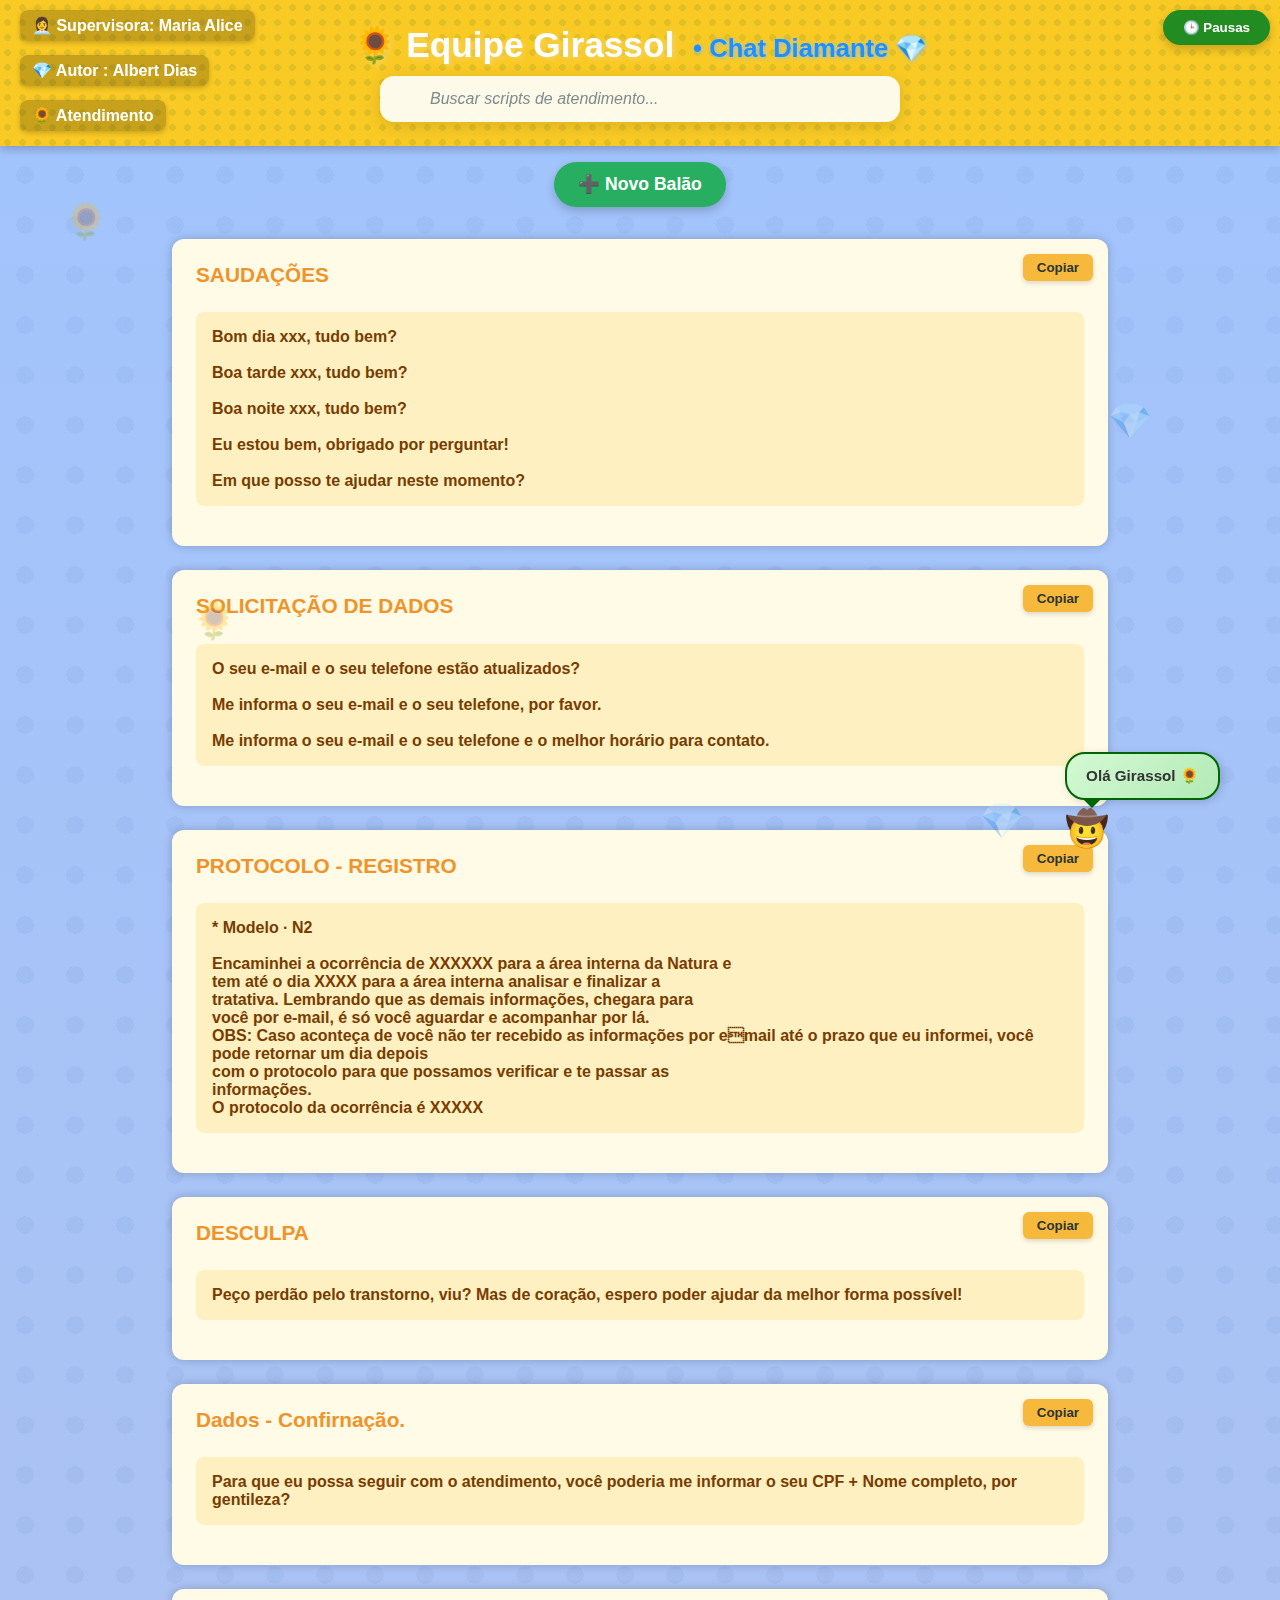
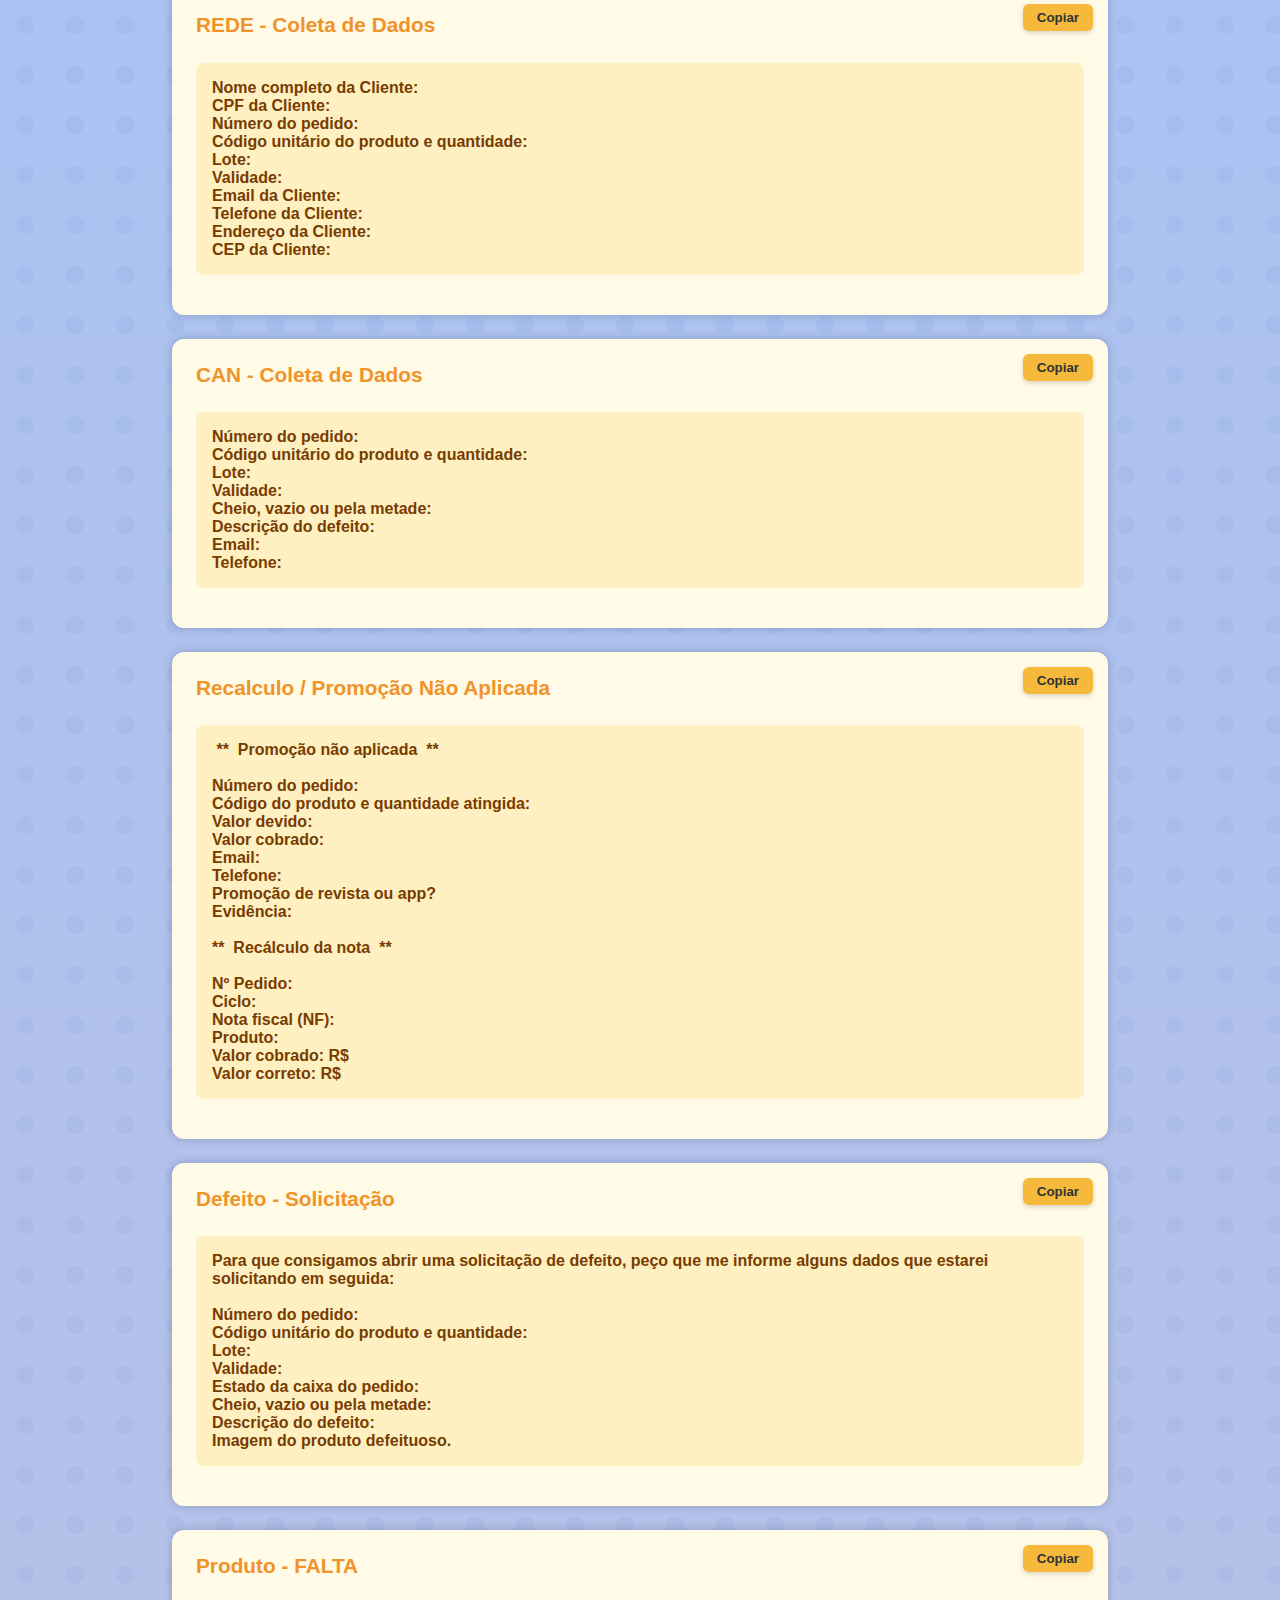
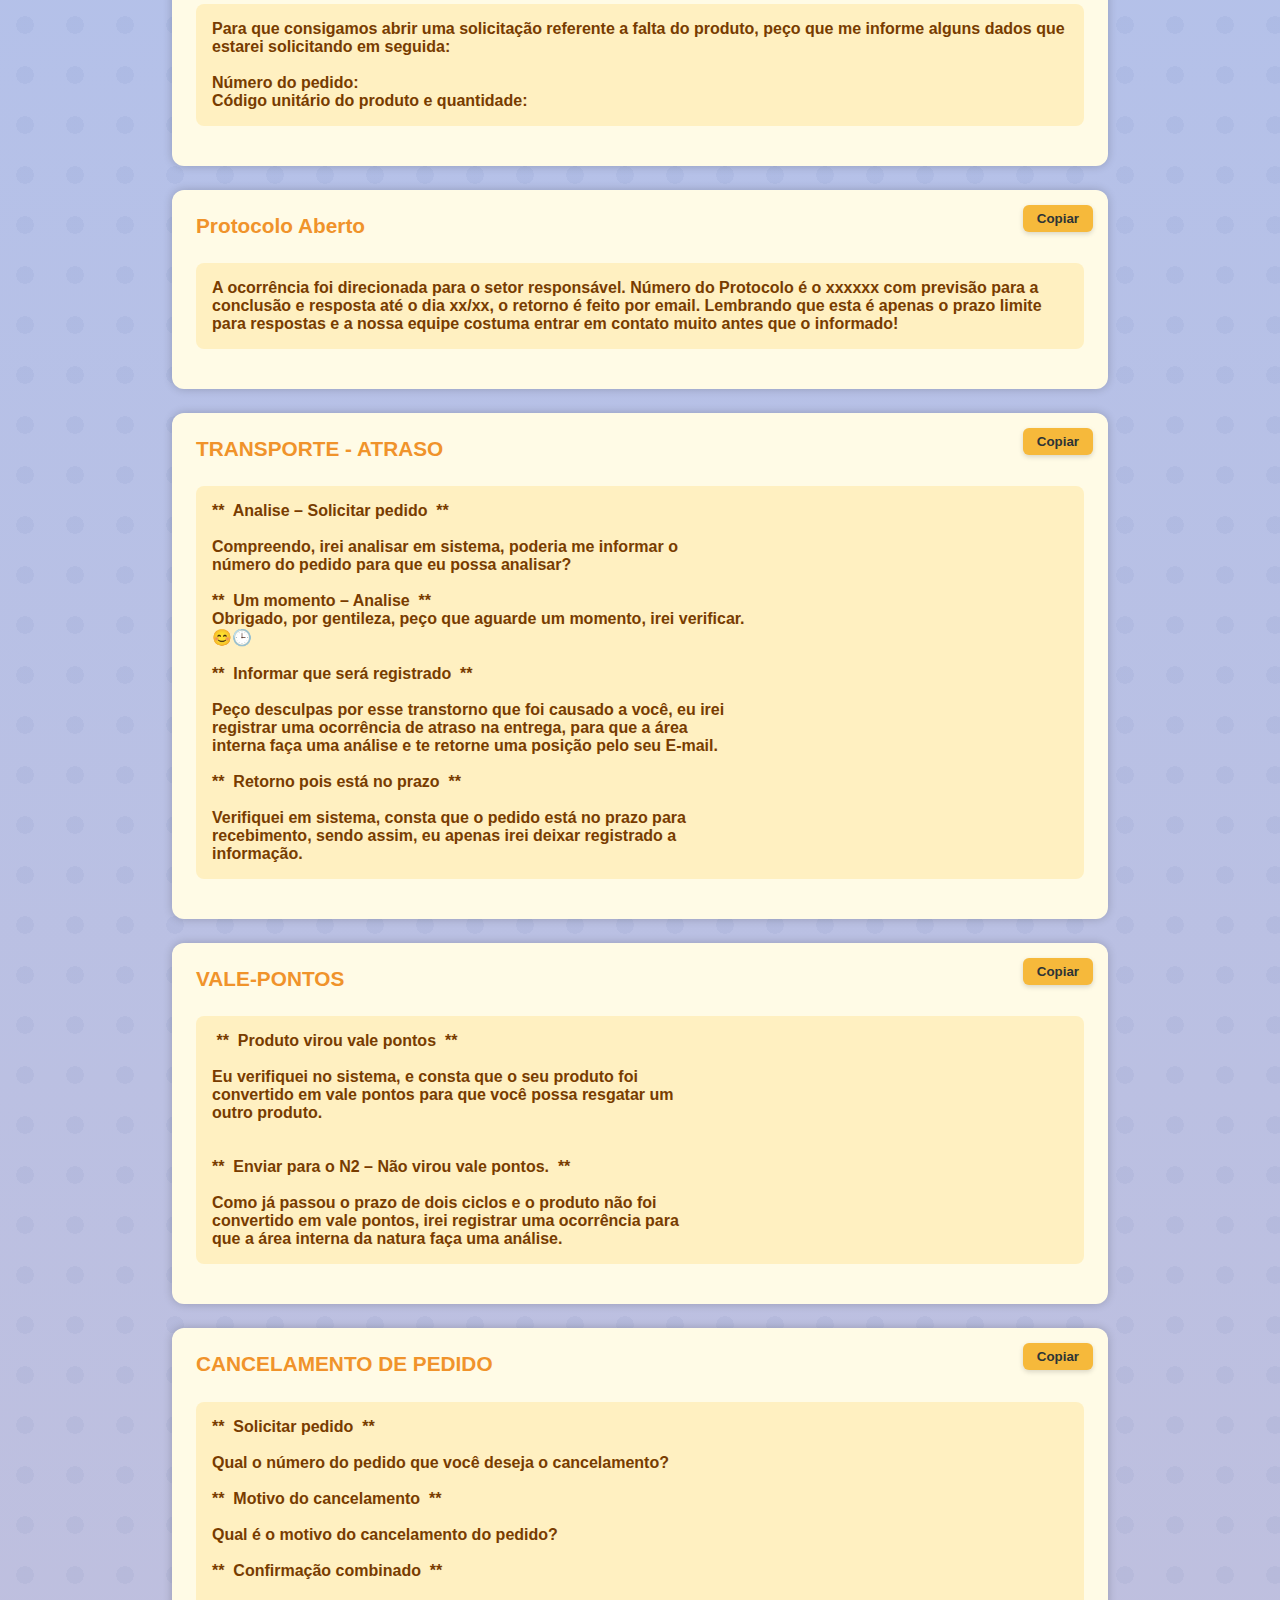
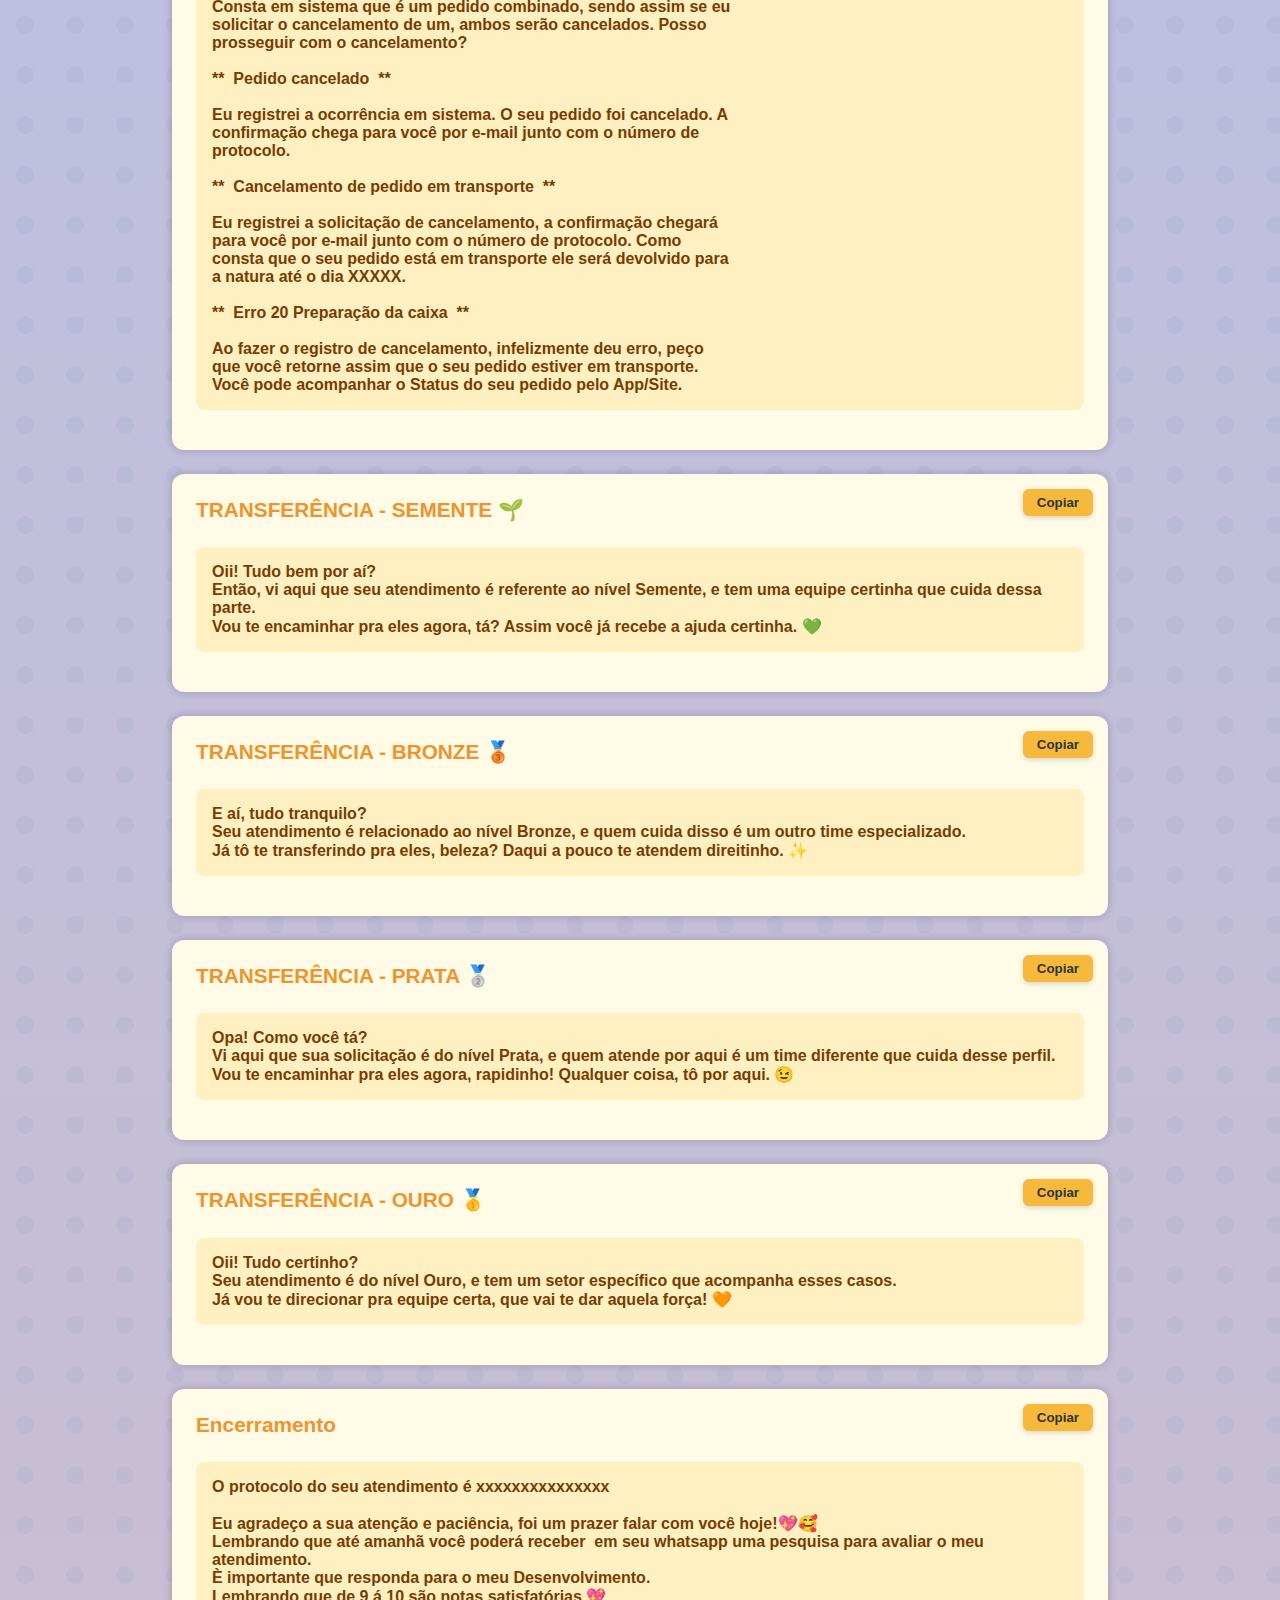
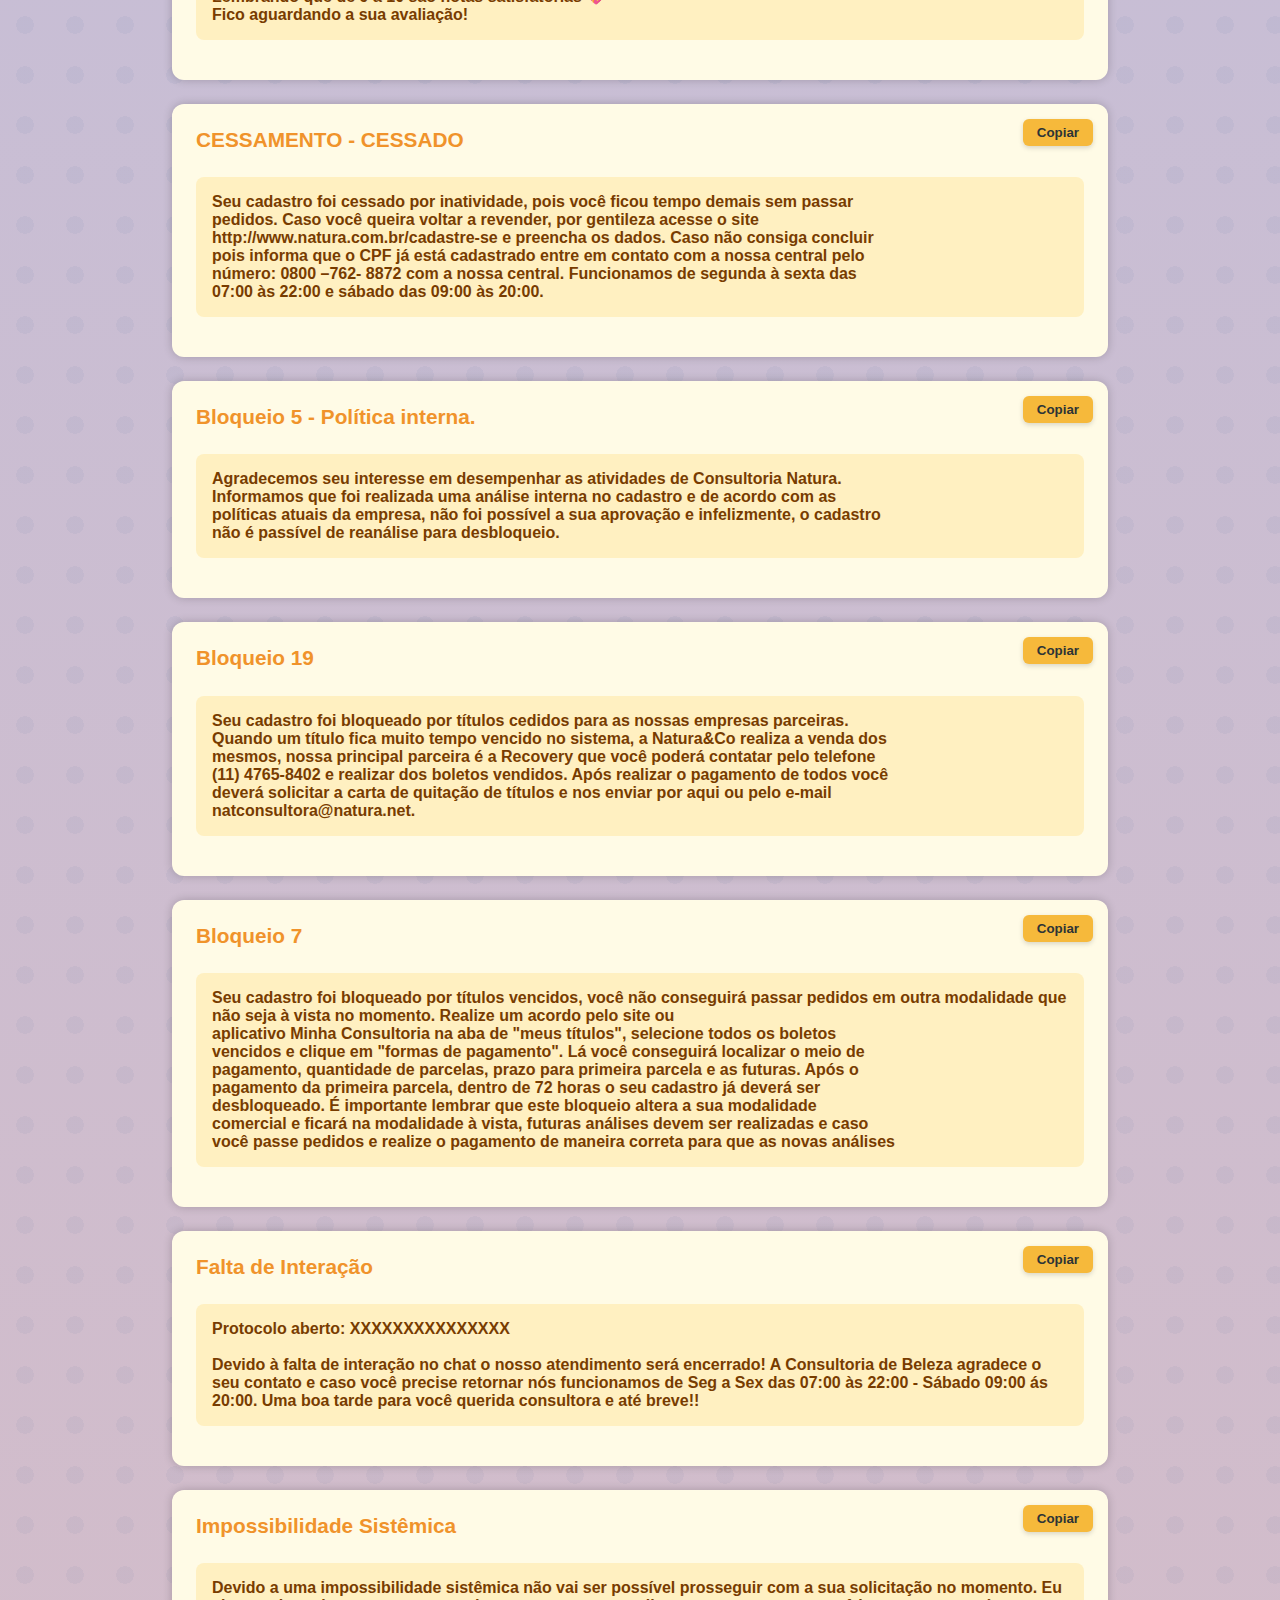
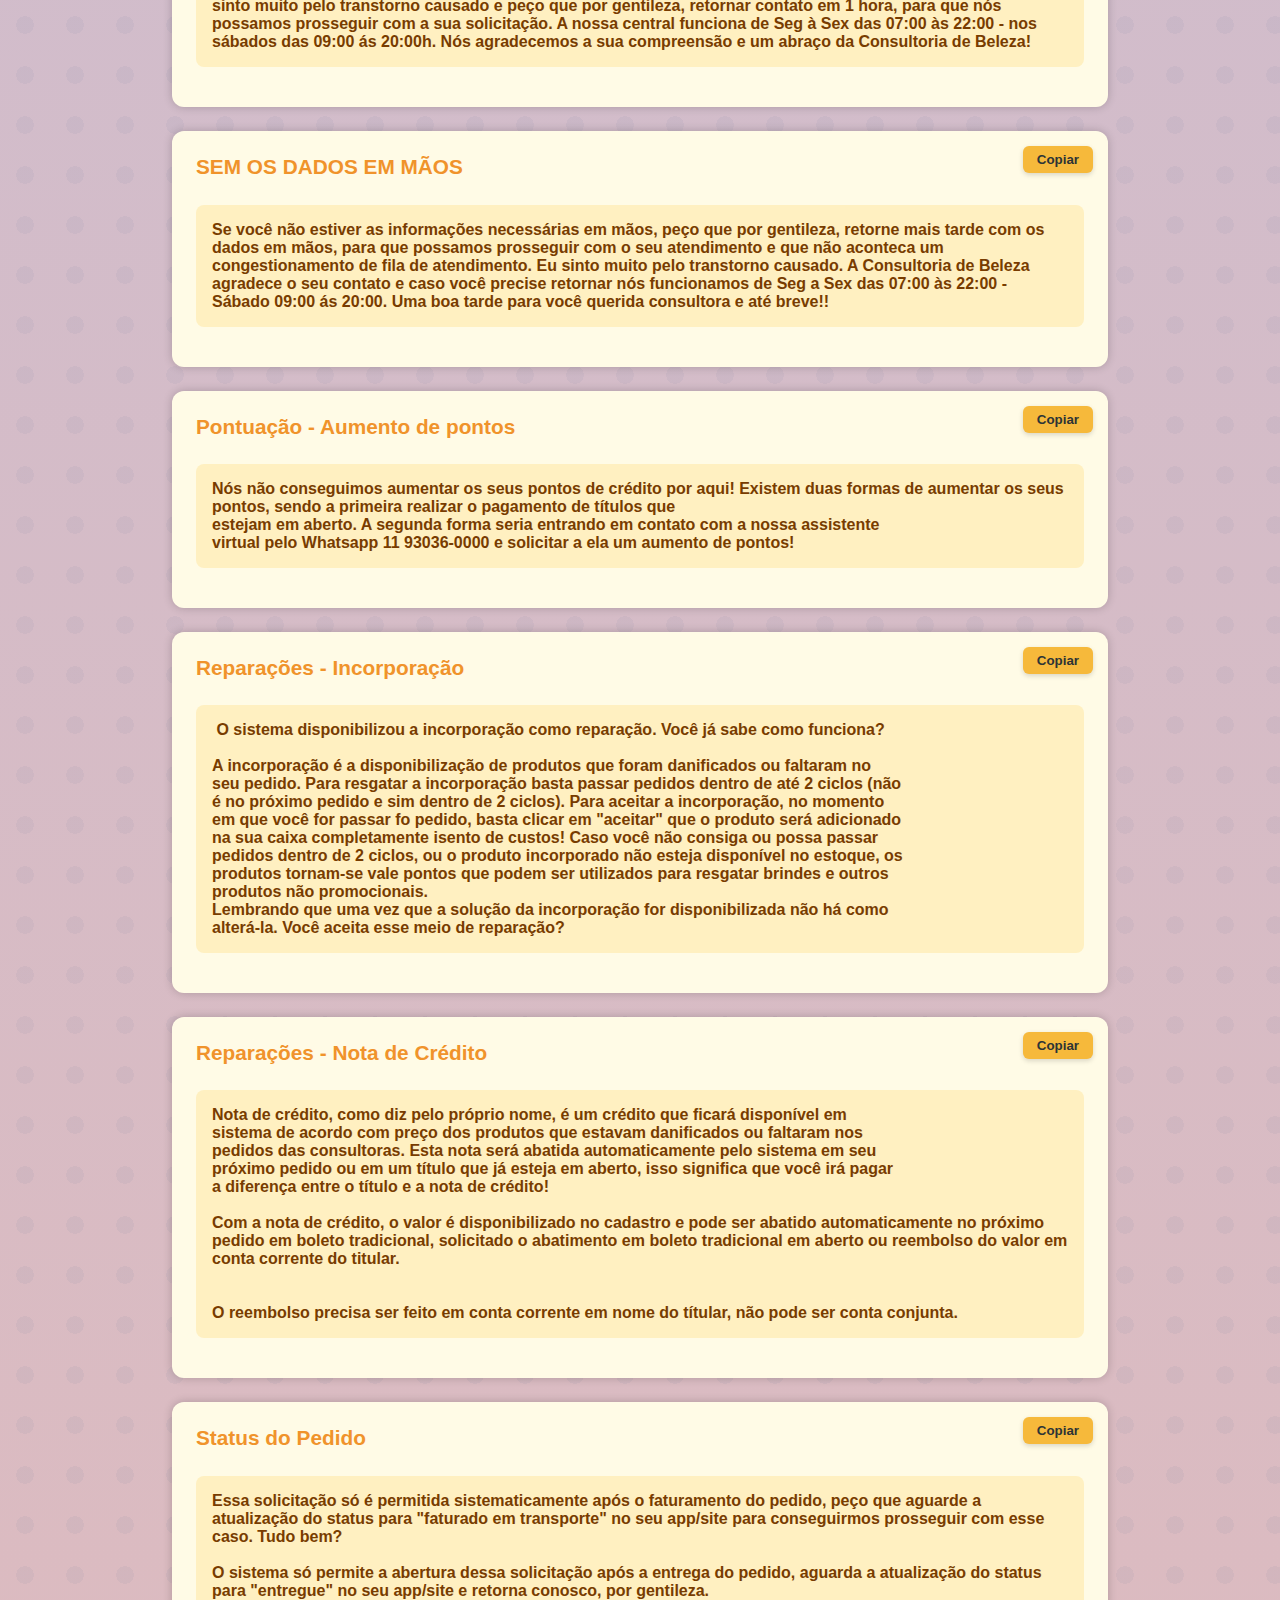
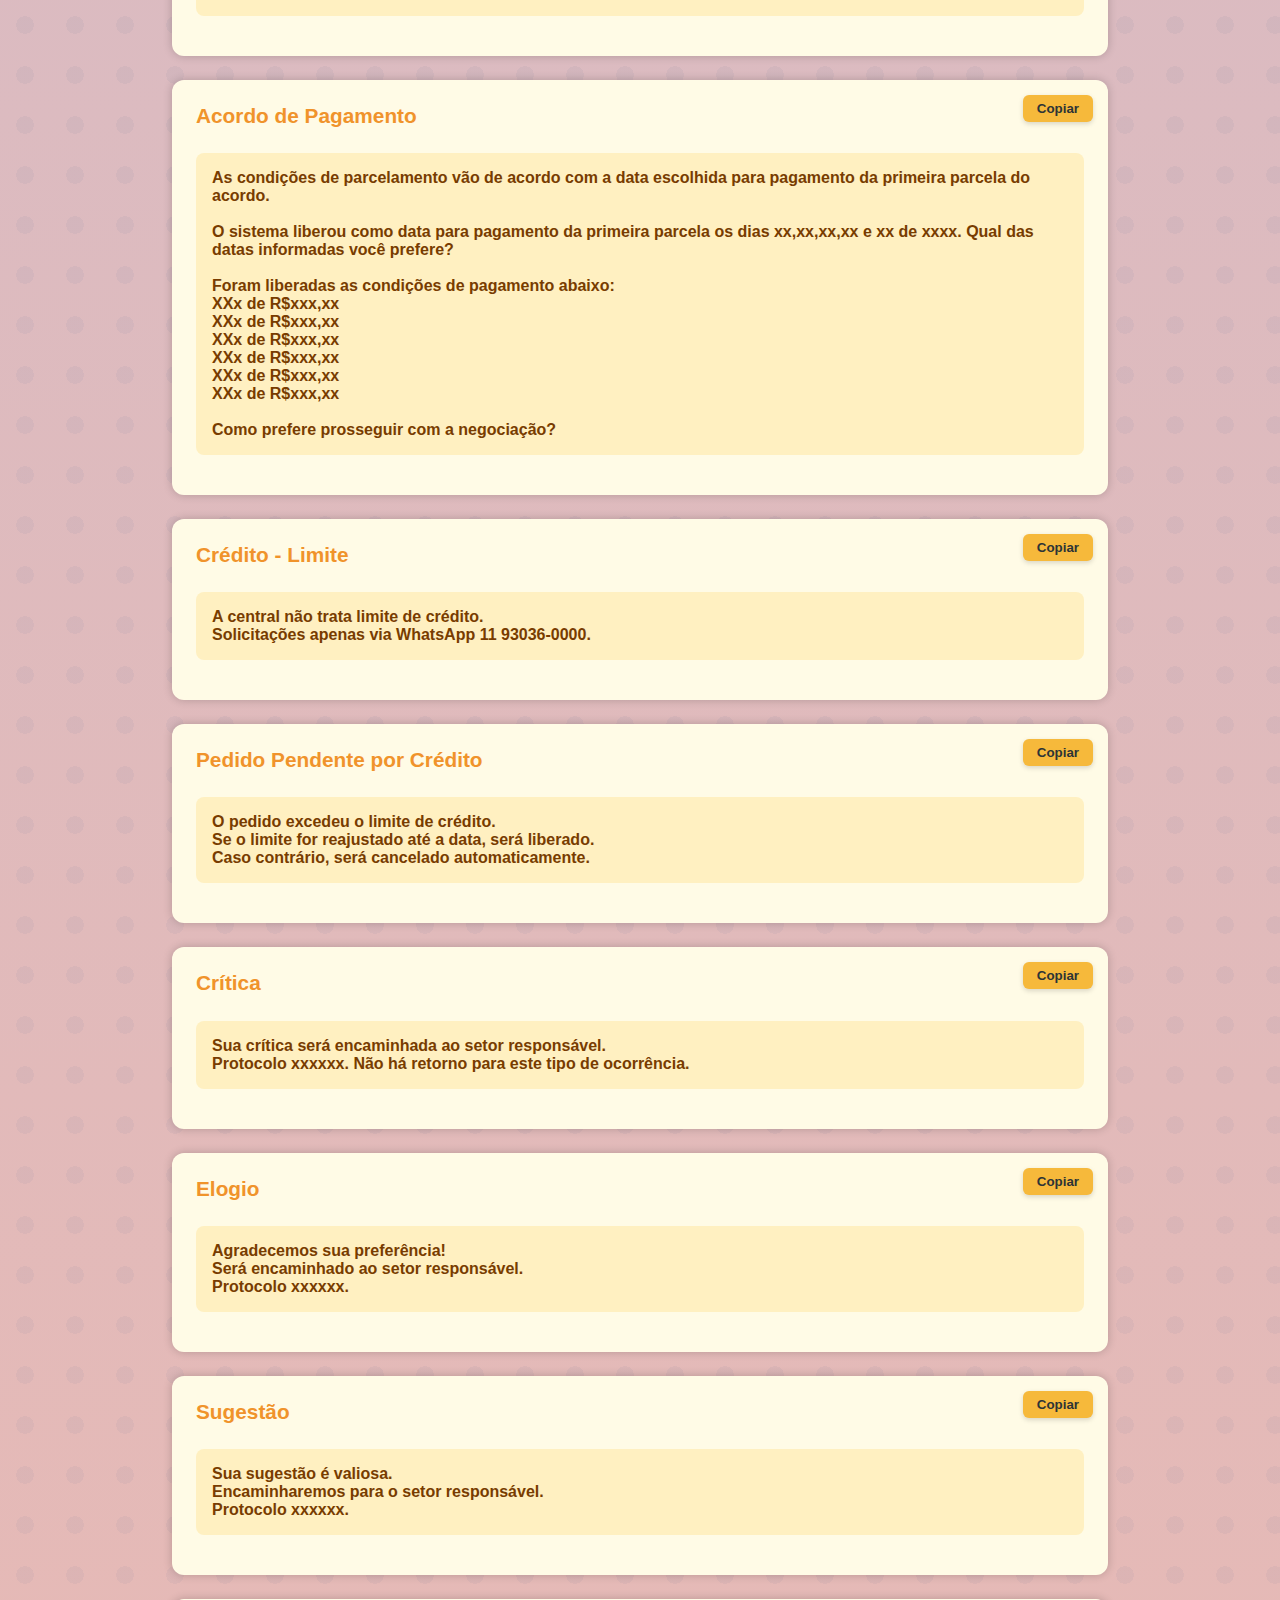
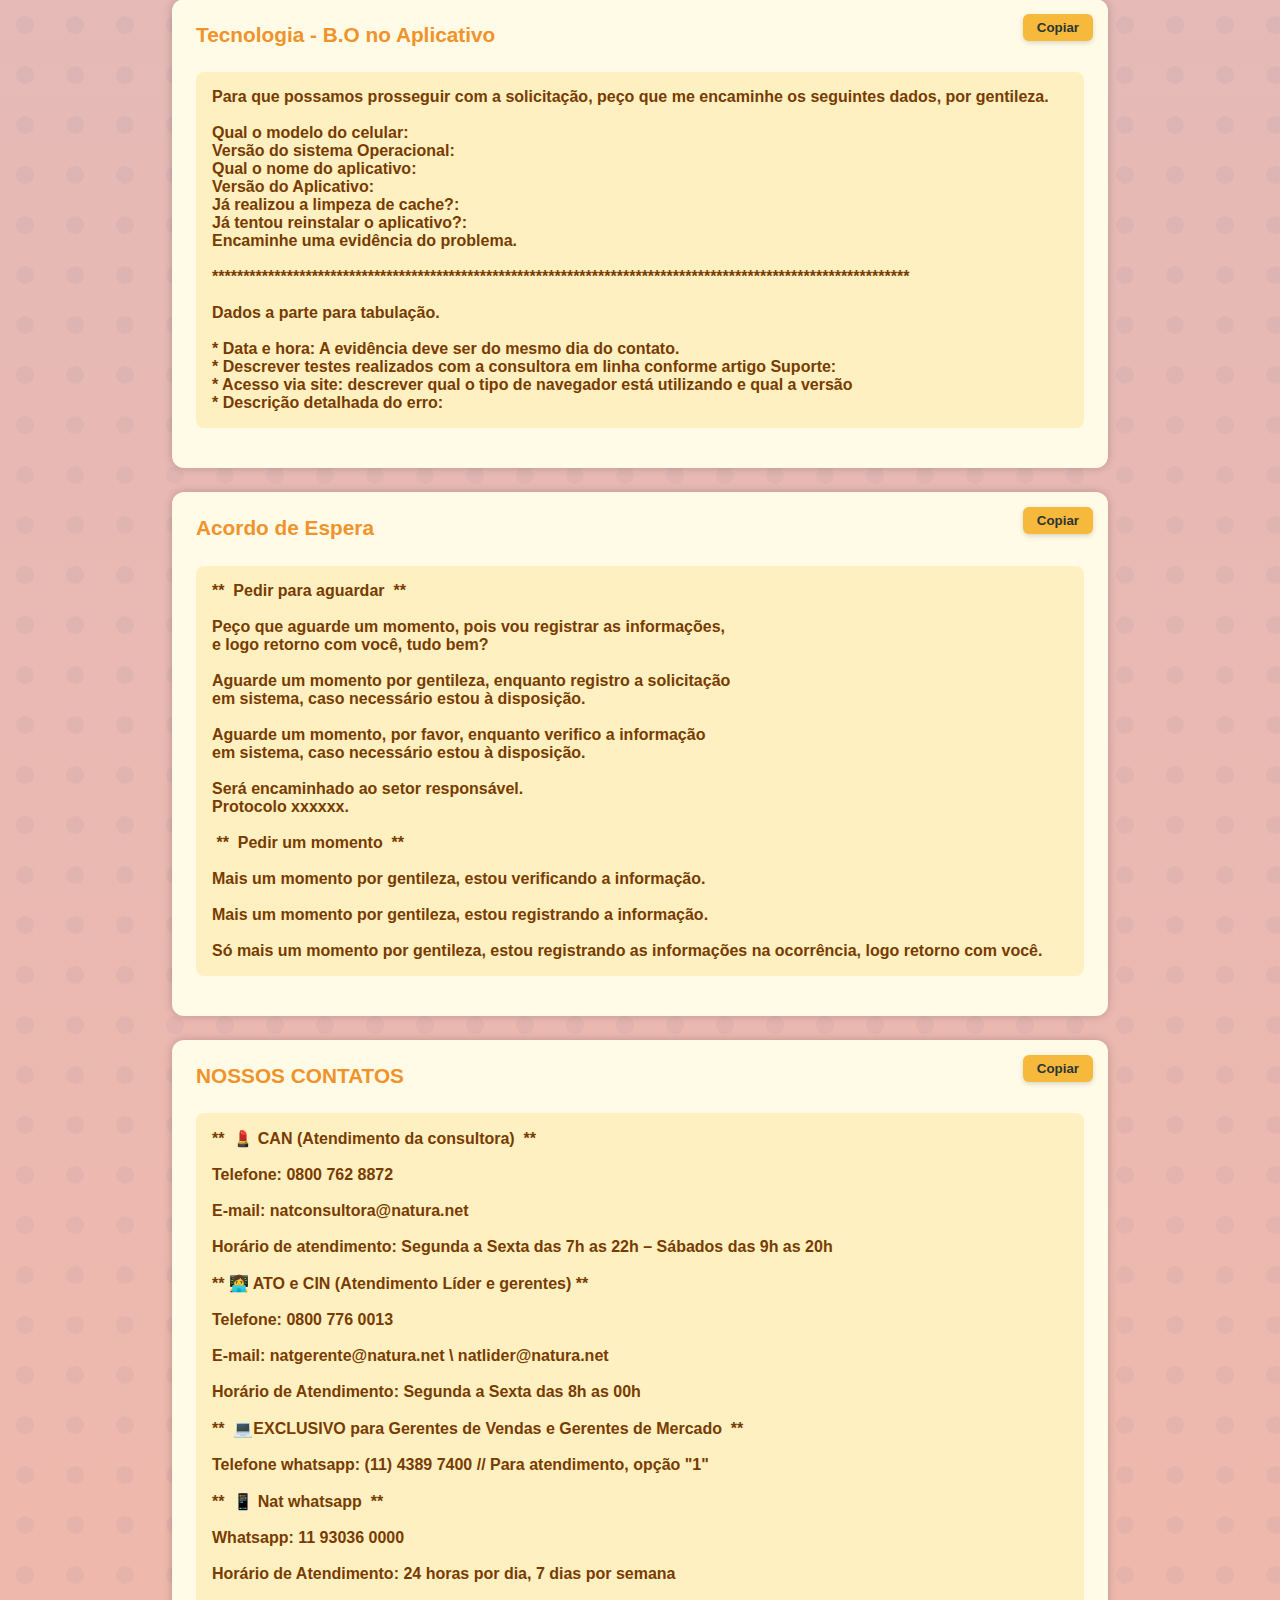
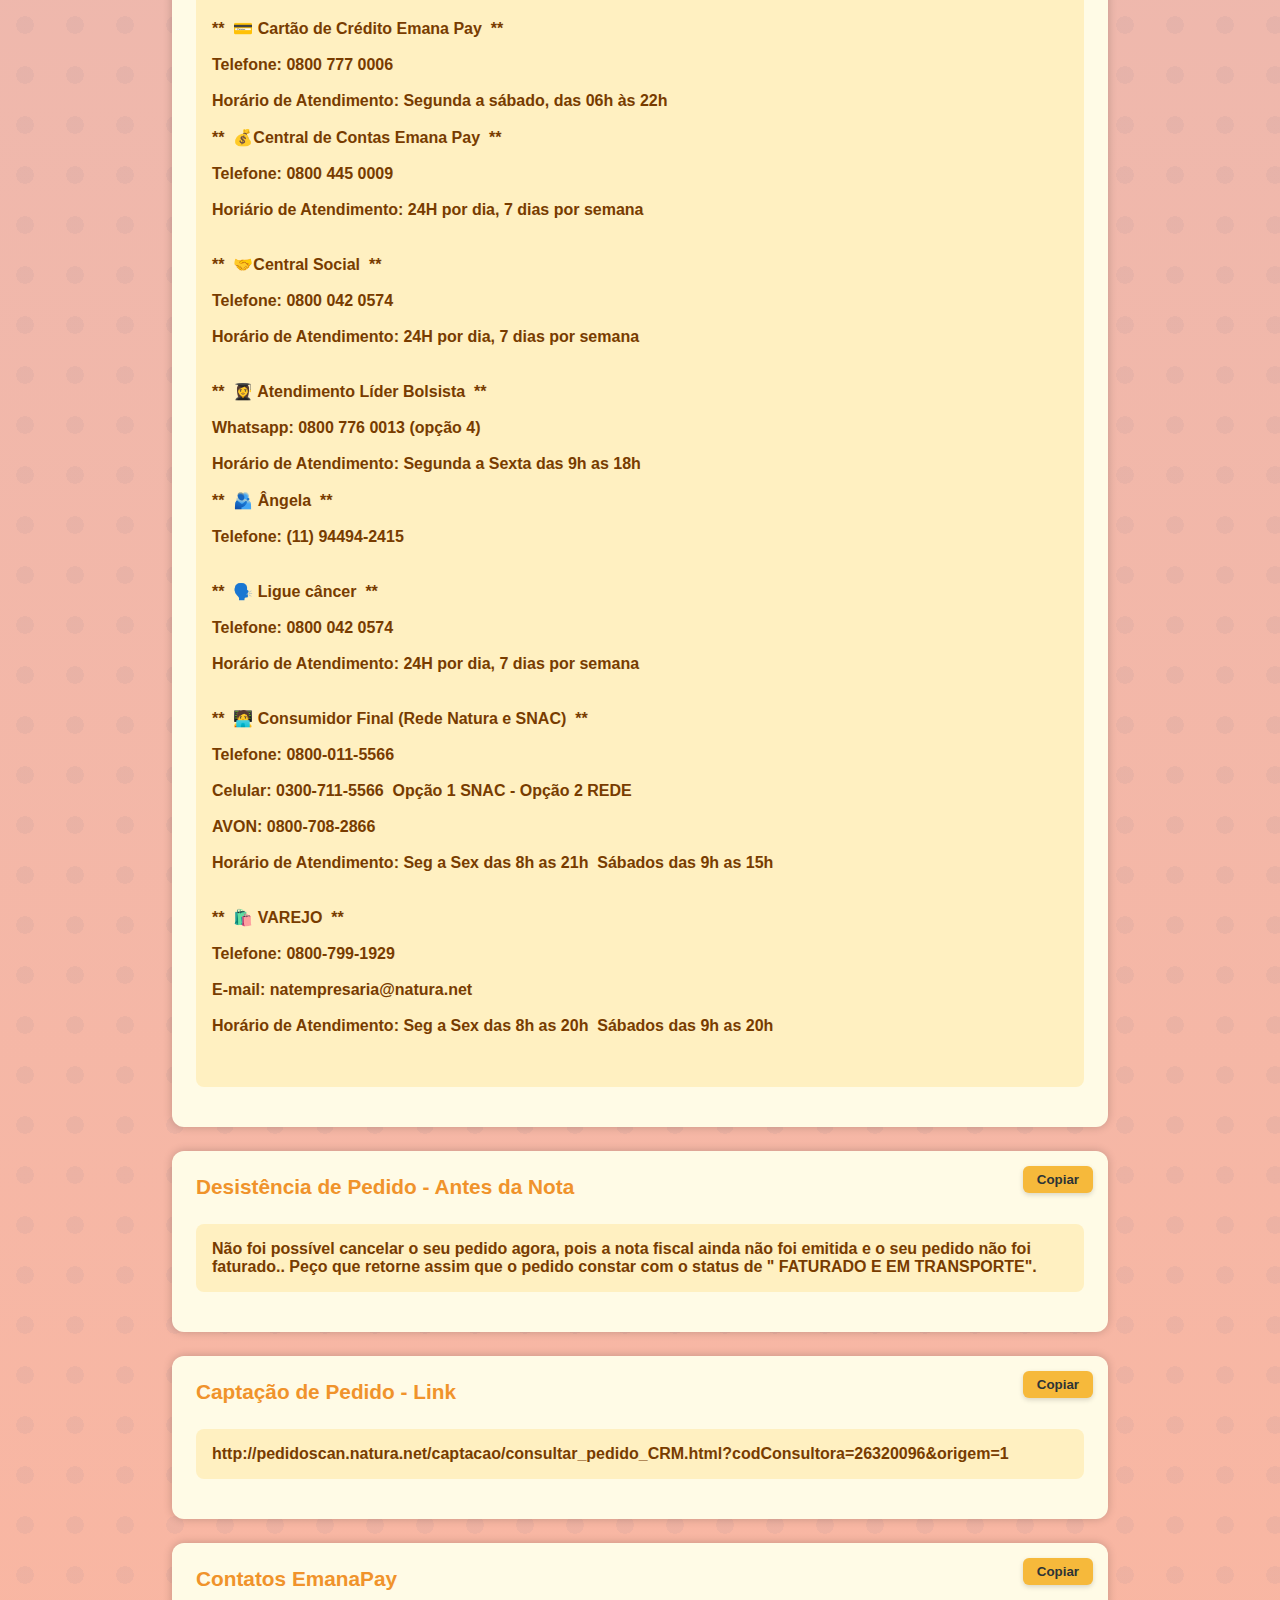
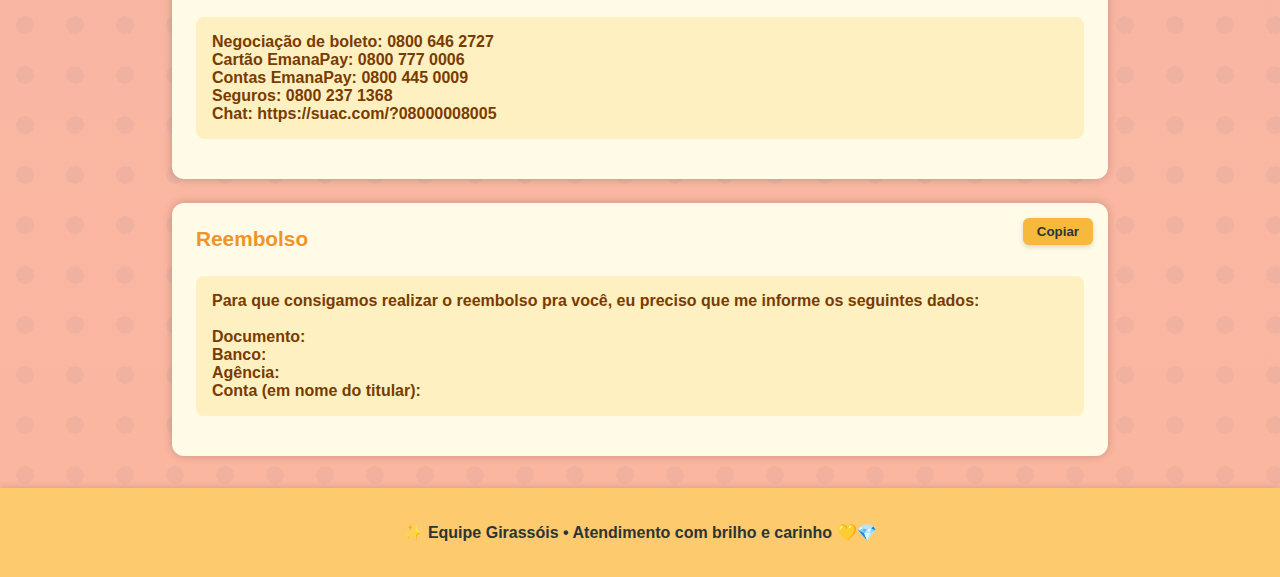
<file: Chat Diamante.html>
<!DOCTYPE html>
<html lang="pt-BR">
<head>
  <meta charset="UTF-8" />
  <meta name="viewport" content="width=device-width, initial-scale=1.0"/>
  <title>Equipe Girassol 🌻 | Atendimento Diamante 💎</title>
  <link rel="icon" href="https://emojiapi.dev/api/v1/1f33b.svg" type="image/svg+xml" />

<style>

body {
  margin: 0;
  font-family: 'Segoe UI', sans-serif;
  background-image:
    radial-gradient(rgba(0, 50, 120, 0.04) 25%, transparent 25%),
    linear-gradient(to bottom, #a1c4fd, #fcb69f);
  background-size: 50px 50px, 100% 100%;
  background-repeat: repeat, no-repeat;
  color: #333;
}

header {
  background: #f9ca24;
  background-image: radial-gradient(rgba(20, 90, 50, 0.10) 30%, transparent 30%);
  background-size: 15px 15px;
  background-repeat: repeat;
  padding: 1.5rem 1rem;
  text-align: center;
  box-shadow: 0 4px 8px rgba(0,0,0,0.2);
  position: sticky;
  top: 0;
  z-index: 999;
  color: #2d3436;
}

header h1 {
  margin: 0 0 10px;
  font-size: 2rem;
  font-weight: bold;
  color: #2d3436;
}

.search-wrapper {
  position: relative;
  width: 90%;
  max-width: 520px;
  margin: 0 auto;
}

.search-wrapper {
  position: relative;
  width: 90%;
  max-width: 520px;
  margin: 0 auto;
}

#searchInput {
  width: 100%;
  padding: 14px 22px 14px 50px;
  font-size: 1rem;
  font-weight: 500;
  border: none;
  border-radius: 14px;
  background: rgba(255, 255, 255, 0.9);
  color: #2d3436;
  outline: none;
  box-shadow: 0 4px 16px rgba(0, 0, 0, 0.12);
  transition: all 0.3s ease;
  backdrop-filter: blur(6px);
}

#searchInput::placeholder {
  color: #7f8c8d;
  font-style: italic;
}

.search-icon {
  position: absolute;
  top: 50%;
  left: 16px;
  width: 20px;
  height: 20px;
  background-image: url('https://cdn-icons-png.flaticon.com/512/622/622669.png');
  background-size: contain;
  background-repeat: no-repeat;
  transform: translateY(-50%);
  opacity: 1;
  transition: all 0.4s ease;
  pointer-events: none;
}

.search-wrapper.focused .search-icon {
  transform: translateY(-50%) scale(1.2);
  opacity: 0.6;
}



main {
  padding: 2rem;
  display: grid;
  gap: 1.5rem;
  max-width: 1000px;
  margin: auto;
}

section {
  background: #fffbe6;
  color: #2d3436;
  padding: 1.5rem;
  border-radius: 12px;
  box-shadow: 0 0 10px rgba(0,0,0,0.2);
  position: relative;
  display: flex;
  flex-direction: column;
  justify-content: space-between;
  height: flex;
  overflow: hidden;
}

section h2 {
  margin-top: 0;
  font-size: 1.3rem;
  color: #f0932b;
  font-weight: bold;
}

section pre {
  flex: 1;
  overflow-y: auto;
  white-space: pre-wrap;
  word-break: break-word;
  margin-top: 0.5rem;
  background: #fff0c1;
  padding: 1rem;
  border-radius: 8px;
  max-height: 100%;
  color: #783c00;
  font-family: 'Segoe UI', sans-serif;
  font-weight: bold;
}

.copy-btn {
  position: absolute;
  top: 15px;
  right: 15px;
  background: #f6b93b;
  color: #2d3436;
  border: none;
  padding: 6px 14px;
  border-radius: 6px;
  cursor: pointer;
  transition: 0.3s;
  font-weight: bold;
  box-shadow: 0 2px 5px rgba(0,0,0,0.15);
}

.copy-btn:hover {
  background: #e1a32a;
}

footer {
  text-align: center;
  padding: 1.2rem;
  background: #fdcb6e;
  font-size: 1rem;
  color: #2d3436;
  font-weight: bold;
  box-shadow: 0 -2px 6px rgba(0,0,0,0.1);
}

.branco {
  color: white;
}

.supervisora {
  position: absolute;
  top: 10px;
  left: 20px;
  font-size: 1rem;
  font-weight: bold;
  color: white;
  background: rgba(0, 0, 0, 0.2);
  padding: 6px 12px;
  border-radius: 8px;
  box-shadow: 0 2px 5px rgba(0,0,0,0.2);
  z-index: 1000;
}

.logo-girassol {
  color: white;
  font-weight: 900;
  font-size: 2.2rem;
  text-shadow: 2px 2px 5px #f6d365;
}

.logo-diamante {
  color: #1e90ff;
  font-weight: 700;
  font-size: 1.6rem;
  margin-left: 10px;
  text-shadow: 1px 1px 4px #89c2f5;
}

.logo-area {
  margin-bottom: 10px;
}

header h1 {
  margin: 0;
  font-size: 2rem;
  font-weight: bold;
  text-align: center;
}



.decoracao {
  position: fixed;
  font-size: 2rem;
  opacity: 0.2;
  z-index: 0;
  animation: flutuar 12s infinite ease-in-out alternate;
  pointer-events: none;
}

.diamante {
  color: #1e90ff;
}

.girassol {
  color: #f1c40f;
}

@keyframes flutuar {
  0% { transform: translateY(0px) rotate(0deg); }
  100% { transform: translateY(-20px) rotate(10deg); }
}

.scroll-emoji {
  position: fixed;
  font-size: 2.2rem;
  opacity: 0;
  transition: opacity 1s ease, transform 1s ease;
  transform: translateY(40px);
  pointer-events: none;
  z-index: 100; /* atrás de todo o conteúdo */
}


.scroll-emoji.visible {
  opacity: 0.3;
  transform: translateY(0);
}

.Autor {
  position: absolute;
  top: 55px;
  left: 20px;
  font-size: 1rem;
  font-weight: bold;
  color: white;
  background: rgba(0, 0, 0, 0.2);
  padding: 6px 12px;
  border-radius: 8px;
  box-shadow: 0 2px 5px rgba(0,0,0,0.2);
  z-index: 1000;
}


.Atendimento {
  position: absolute;
  top: 100px;
  left: 20px;
  font-size: 1rem;
  font-weight: bold;
  color: white;
  background: rgba(0, 0, 0, 0.2);
  padding: 6px 12px;
  border-radius: 8px;
  box-shadow: 0 2px 5px rgba(0,0,0,0.2);
  z-index: 1000;
}

.center-btn-container {
  display: flex;
  justify-content: center;
  margin: 1rem 0rem 0;
}

#addScriptBtn {
  background-color: #27ae60;
  color: white; 
  border: none;
  padding: 12px 24px;
  font-size: 1.1rem;
  border-radius: 30px;
  cursor: pointer;
  box-shadow: 0 4px 10px rgba(0, 0, 0, 0.2);
  transition: 0.3s;
  font-weight: bold;
}

#addScriptBtn:hover {
  background-color: #8ce28e;
}


/* ---- Ajustes gerais para evitar campos tortos ---- */
*, *::before, *::after {
  box-sizing: border-box;
}

/* Modal: padding extra p/ não grudar em telas pequenas */
.modal {
  display: none;
  position: fixed;
  inset: 0; /* atalho para top/right/bottom/left:0 */
  width: 100%;
  height: 100%;
  padding: 1rem;
  background-color: rgba(0,0,0,0.6);
  justify-content: center;
  align-items: center;
  z-index: 1001;
}

/* Conteúdo do modal centralizado no viewport,
   mas com campos alinhados à esquerda */
.modal-content {
  background: linear-gradient(135deg, #fefefe, #e8f8f5);
  padding: 2.5rem;
  border-radius: 24px;
  box-shadow: 0 15px 35px rgba(0,0,0,0.2);
  width: clamp(300px, 90%, 520px);
  max-width: 520px;
  display: flex;
  flex-direction: column;
  gap: 1.2rem;
  text-align: left;
  border: 1px solid #cce2f6;
  backdrop-filter: blur(8px);
}


/* Mantém o título centralizado */
.modal-content h2 {
  margin: 0 0 0.5rem 0;
  color: #16a085;
  text-align: center;
  font-size: 1.6rem;
  text-shadow: 1px 1px 2px rgba(0,0,0,0.05);
}


/* Campos alinhados, mesmo tamanho */
.modal-content input,
.modal-content textarea {
  width: 100%;
  padding: 14px 16px;
  border: 2px solid #d6eaf8;
  border-radius: 12px;
  font-size: 1rem;
  line-height: 1.5;
  background: #fefefe;
  transition: border 0.3s ease, box-shadow 0.3s ease;
}

.modal-content input:focus,
.modal-content textarea:focus {
  border-color: #1abc9c;
  box-shadow: 0 0 10px rgba(26, 188, 156, 0.2);
  outline: none;
}


/* Botão salvar */
#saveScriptBtn {
  background: linear-gradient(135deg, #27ae60, #2ecc71);
  color: #fff;
  padding: 14px;
  border: none;
  border-radius: 12px;
  font-weight: bold;
  font-size: 1.1rem;
  cursor: pointer;
  box-shadow: 0 6px 12px rgba(0,0,0,0.1);
  transition: 0.3s ease;
}

#saveScriptBtn:hover {
  background: linear-gradient(135deg, #1e8449, #27ae60);
}


.delete-btn {
  position: absolute;
  top: 15px;
  right: 144px;
  background: #e74c3c;
  color: white;
  border: none;
  padding: 6px 10px;
  border-radius: 6px;
  cursor: pointer;
  font-weight: bold;
  box-shadow: 0 2px 5px rgba(0, 0, 0, 0.15);
  overflow: hidden;
}

.delete-btn::before {
  content: "";
  position: absolute;
  top: 0;
  left: -75%;
  width: 50%;
  height: 100%;
  background: linear-gradient(120deg, rgba(255,255,255,0.4), rgba(255,255,255,0));
  transform: skewX(-25deg);
}

.delete-btn:hover::before {
  animation: shine 0.75s ease forwards;
}

@keyframes shine {
  0% {
    left: -75%;
  }
  100% {
    left: 125%;
  }
}

#createScriptBtn,
.create-btn {
  background-color: #2ecc71;
  color: white;
  border: none;
  padding: 12px 24px;
  font-size: 1.1rem;
  border-radius: 30px;
  cursor: pointer;
  box-shadow: 0 4px 10px rgba(0, 0, 0, 0.2);
  font-weight: bold;
  overflow: hidden;
  position: relative;
  transition: background-color 0.3s ease;
}

button.create-btn:hover {
  background-color: #f39c12 !important; /* laranja escuro */
}


.create-btn::before {
  content: "";
  position: absolute;
  top: 0;
  left: -75%;
  width: 50%;
  height: 100%;
  background: linear-gradient(120deg, rgba(255,255,255,0.4), rgba(255,255,255,0));
  transform: skewX(-25deg);
}

.create-btn:hover::before {
  animation: shine 0.75s ease forwards;
}

@keyframes shine {
  0% {
    left: -75%;
  }
  100% {
    left: 125%;
  }
}

 .edit-btn {
    position: absolute;
    top: 15px;
    right: 95px;
    background: #3498db;
    color: white;
    border: none;
    padding: 6px 10px;
    border-radius: 6px;
    cursor: pointer;
    font-weight: bold;
    box-shadow: 0 2px 5px rgba(0, 0, 0, 0.15);
    overflow: hidden;
  }

  .edit-btn::before {
    content: "";
    position: absolute;
    top: 0;
    left: -75%;
    width: 50%;
    height: 100%;
    background: linear-gradient(120deg, rgba(255,255,255,0.4), rgba(255,255,255,0));
    transform: skewX(-25deg);
  }

  .edit-btn:hover::before {
    animation: shine 0.75s ease forwards;
  }

  @keyframes shine {
    0% { left: -75%; }
    100% { left: 125%; }
  }

  /* Modal de edição */
  #editModal {
    display: none;
    position: fixed;
    inset: 0;
    background-color: rgba(0,0,0,0.6);
    justify-content: center;
    align-items: center;
    z-index: 1002;
    padding: 1rem;
  }


.modal-content textarea {
  min-height: 240px; /* ou 250px, se quiser ainda mais espaço */
  resize: vertical;
}


  #editModal .modal-content {
    background-color: #fff;
    padding: 2rem;
    border-radius: 16px;
    box-shadow: 0 10px 25px rgba(0,0,0,0.3);
    width: clamp(280px, 90%, 500px);
    display: flex;
    flex-direction: column;
    gap: 1rem;
    text-align: left;
  }

  #editModal h2 {
    text-align: center;
    color: #3498db;
  }

  #editModal input,
  #editModal textarea {
    width: 100%;
    padding: 12px 14px;
    border: 2px solid #ccc;
    border-radius: 10px;
    font-size: 1rem;
    font-family: inherit;
  }

#saveScriptBtn {
  background: linear-gradient(135deg, #219653, #27ae60); /* verde padrão */
  color: #fff;
  padding: 14px;
  border: none;
  border-radius: 12px;
  font-weight: bold;
  font-size: 1.1rem;
  cursor: pointer;
  box-shadow: 0 6px 12px rgba(0,0,0,0.1);
  transition: all 0.3s ease;
  position: relative;
  overflow: hidden;
}

#saveScriptBtn::before {
  content: "";
  position: absolute;
  top: 0;
  left: -75%;
  width: 50%;
  height: 100%;
  background: rgba(255,255,255,0.3);
  transform: skewX(-20deg);
  transition: 0.5s;
  pointer-events: none;
}

#saveScriptBtn:hover {
  background: linear-gradient(135deg, #3498db, #5dade2); /* Azul no hover */
  box-shadow: 0 8px 16px rgba(0,0,0,0.2);
}

#saveScriptBtn:hover::before {
  left: 125%;
}

#saveEditBtn {
  background: linear-gradient(135deg, #3498db, #5dade2); /* azul padrão */
  color: #fff;
  padding: 14px;
  border: none;
  border-radius: 12px;
  font-weight: bold;
  font-size: 1.1rem;
  cursor: pointer;
  box-shadow: 0 6px 12px rgba(0,0,0,0.1);
  transition: all 0.3s ease;
  position: relative;
  overflow: hidden;
}

#saveEditBtn::before {
  content: "";
  position: absolute;
  top: 0;
  left: -75%;
  width: 50%;
  height: 100%;
  background: rgba(255,255,255,0.3);
  transform: skewX(-20deg);
  transition: 0.5s;
  pointer-events: none;
}

#saveEditBtn:hover {
  background: linear-gradient(135deg, #e67e22, #f39c12); /* laranja no hover */
  box-shadow: 0 8px 16px rgba(0,0,0,0.2);
}

#saveEditBtn:hover::before {
  left: 125%;
}


#mascote {
  position: fixed;
  bottom: 50px;
  right: 60px;
  z-index: 999;
  font-size: 2.2rem;
  cursor: default;
  transition: transform 0.3s ease;
}
#fala-do-mascote {
  background: white;
  color: #333;
  padding: 0.5rem 1rem;
  border-radius: 25px;
  margin-bottom: 8px;
  font-size: 0.9rem;
  max-width: 190px;
  box-shadow: 2px 2px 10px rgba(0,0,0,0.1);
  animation: falaMascote 0.4s ease;
}
@keyframes falaMascote {
  from { opacity: 0; transform: translateY(10px); }
  to   { opacity: 1; transform: translateY(0); }
}

        /* Animação ao passar o mouse */
        #mascote div:hover {
            transform: rotate(360deg);
            color: #FFD700; /* Mudança de cor para dourado */
        }

#fala-do-mascote {
  position: relative;
  background: linear-gradient(135deg, #d4f9d3, #b2eab5);
  color: #333;
  padding: 0.8rem 1.2rem;
  border-radius: 20px;
  margin-bottom: 8px;
  font-size: 0.95rem;
  max-width: 220px;
  box-shadow: 2px 2px 8px rgba(0,0,0,0.15);
  font-weight: bold;
  animation: falaMascote 0.4s ease;
  border: 2px solid #006400;
}

#fala-do-mascote::after {
  content: "";
  position: absolute;
  bottom: -10px;
  left: 20px;
  width: 0;
  height: 0;
  border: 10px solid transparent;
  border-top-color: #006400;
  border-bottom: 0;
  margin-left: -5px;
}

/* Botão fixo no canto direito */
#botaoPausa {
  position: fixed;
  top: 10px;
  right: 10px;
  background: #228B22;
  color: white;
  border: none;
  padding: 10px 20px;
  border-radius: 40px;
  font-weight: bold;
  cursor: pointer;
  z-index: 1001;
  box-shadow: 0 4px 10px rgba(0,0,0,0.2);
  transition: 0.3s;
}

#botaoPausa:hover {
  background: #29AB87;
}

#painelPausa {
  position: fixed;
  inset: 0;
  display: none;
  justify-content: center;
  align-items: center;
  background: rgba(0, 0, 0, 0.55);
  z-index: 1002;
  font-family: 'Segoe UI', sans-serif;
}

#painelPausa .conteudo {
  background: #fff;
  border-radius: 16px;
  padding: 2.5rem 2rem;
  width: 92%;
  max-width: 460px;
  box-shadow: 0 12px 40px rgba(0, 0, 0, 0.25);
  text-align: center;
  color: #333;
  animation: fadeIn 0.3s ease;
  border: none;
}

#painelPausa h2 {
  font-size: 1.8rem;
  margin-bottom: 1.5rem;
  font-weight: 700;
  color: #f57c00; /* Laranja vibrante */
}

#painelPausa input {
  width: 100%;
  background: #f9f9f9;
  border: 2px solid #ffc107; /* Amarelo */
  padding: 14px;
  font-size: 1rem;
  border-radius: 10px;
  margin-bottom: 1rem;
  color: #333;
  transition: 0.3s ease;
}

#painelPausa input:focus {
  border-color: #f57c00;
  outline: none;
  box-shadow: 0 0 0 3px rgba(245, 124, 0, 0.2);
}

#painelPausa button {
  background: #43a047; /* Verde moderno */
  color: white;
  border: none;
  padding: 12px 24px;
  margin-top: 10px;
  border-radius: 10px;
  font-weight: 600;
  font-size: 1rem;
  cursor: pointer;
  box-shadow: 0 4px 10px rgba(67, 160, 71, 0.25);
  transition: background 0.3s ease, transform 0.2s ease;
}

#painelPausa button:hover {
  background: #388e3c;
  transform: scale(1.03);
}

#listaHorarios {
  margin-top: 2rem;
  text-align: left;
}

#listaHorarios div {
  background: #fff8e1; /* Amarelo pastel */
  padding: 12px 16px;
  border-radius: 8px;
  margin-bottom: 10px;
  font-weight: 500;
  color: #5d4037;
  display: flex;
  justify-content: space-between;
  align-items: center;
  border-left: 4px solid #f57c00;
  box-shadow: 0 2px 6px rgba(0, 0, 0, 0.05);
}

#listaHorarios button {
  background: none;
  border: none;
  color: #d84315; /* vermelho queimado */
  font-weight: 600;
  font-size: 0.95rem;
  cursor: pointer;
  padding: 4px 6px;
  border-radius: 6px;
  transition: background 0.2s ease;
}

#listaHorarios button:hover {
  background: rgba(216, 67, 21, 0.1);
}

@keyframes fadeIn {
  from { opacity: 0; transform: translateY(20px); }
  to { opacity: 1; transform: translateY(0); }
}


/* Painel de alerta */
#avisoPausa {
  display: none;
  position: fixed;
  inset: 0;
  background: rgba(0,0,0,0.6);
  justify-content: center;
  align-items: center;
  z-index: 1003;
}

#avisoPausa .caixa {
  background: #fff5e1;
  padding: 2rem;
  border-radius: 16px;
  text-align: center;
  box-shadow: 0 10px 20px rgba(0,0,0,0.4);
  max-width: 360px;
}

#avisoPausa .caixa h2 {
  margin-bottom: 1rem;
  color: #e67e22;
  font-size: 1.4rem;
}

#botaoTudoBem {
  background: #27ae60;
  color: white;
  border: none;
  padding: 12px 24px;
  border-radius: 20px;
  font-size: 1.1rem;
  font-weight: bold;
  margin-top: 1rem;
  cursor: pointer;
  transition: 0.3s;
}

#botaoTudoBem:hover {
  background: #2ecc71;
}

</style>

</head>
<body>
<header>
  <div class="supervisora">👩‍💼 Supervisora: <strong>Maria Alice</strong></div>
 <div class="Autor">💎 Autor : <strong>Albert Dias</strong></div>
<div class="Atendimento">🌻 Atendimento </strong></div>


  <div class="logo-area">
    <h1>
      <span class="logo-girassol">🌻 Equipe Girassol</span>
      <span class="logo-diamante">• Chat Diamante 💎</span>
    </h1>


</div>

<div class="search-wrapper">
  <input type="text" id="searchInput" placeholder="Buscar scripts de atendimento..." />
  <div class="search-icon"></div>
</div>


</header>


<!-- Emojis que aparecem com scroll -->
<!-- Muitos emojis que aparecem com o scroll -->
<div class="scroll-emoji" style="top: 200px; left: 5%;">🌻</div>
<div class="scroll-emoji" style="top: 400px; right: 10%;">💎</div>
<div class="scroll-emoji" style="top: 600px; left: 15%;">🌻</div>
<div class="scroll-emoji" style="top: 800px; right: 20%;">💎</div>
<div class="scroll-emoji" style="top: 1000px; left: 25%;">🌻</div>
<div class="scroll-emoji" style="top: 1200px; right: 30%;">💎</div>
<div class="scroll-emoji" style="top: 1400px; left: 35%;">🌻</div>
<div class="scroll-emoji" style="top: 1600px; right: 40%;">💎</div>
<div class="scroll-emoji" style="top: 1800px; left: 45%;">🌻</div>
<div class="scroll-emoji" style="top: 2000px; right: 50%;">💎</div>
<div class="scroll-emoji" style="top: 2200px; left: 55%;">🌻</div>
<div class="scroll-emoji" style="top: 2400px; right: 60%;">💎</div>
<div class="scroll-emoji" style="top: 2600px; left: 65%;">🌻</div>
<div class="scroll-emoji" style="top: 2800px; right: 70%;">💎</div>
<div class="scroll-emoji" style="top: 3000px; left: 75%;">🌻</div>
<div class="scroll-emoji" style="top: 3200px; right: 80%;">💎</div>


<div class="center-btn-container">

  <button id="addScriptBtn" class="create-btn">➕ Novo Balão</button>

</div>

<div id="newScriptModal" class="modal">
  <div class="modal-content">
    <h2>Adicionar Novo Balão</h2>
    <input type="text" id="newTitle" placeholder="Título" />
    <textarea id="newContent" placeholder="Informação detalhada..."></textarea>
    <button id="saveScriptBtn">💾 Salvar</button>
  </div>
</div>

<!-- Botão flutuante -->
<button id="botaoPausa">🕒 Pausas</button>

<!-- Painel de configurações -->
<div id="painelPausa">
  <div class="conteudo">
    <h2>Meus Horários de Pausa</h2>
    <input type="time" id="horarioInput" />
    <button onclick="adicionarHorario()">Adicionar Horário</button>
    <div id="listaHorarios"></div>
    <button onclick="fecharPainel()">Fechar</button>
  </div>
</div>

<!-- Painel de aviso -->
<div id="avisoPausa">
  <div class="caixa">
    <h2>⏰ Sua pausa está chegando!</h2>
    <p>Faltam 5 minutos para sua pausa programada.</p>
    <button id="botaoTudoBem">Tudo bem!</button>
  </div>
</div>


<!-- Painel de confirmação -->
<div id="confirmModal" style="display:none; position:fixed; top:0; left:0; width:100%; height:100%; background:rgba(0,0,0,0.5); justify-content:center; align-items:center; z-index:9999;">
  <div style="background:white; padding:30px; border-radius:12px; text-align:center; max-width:400px; width:90%;">
    <h2 style="margin-bottom:20px;">Tem certeza que deseja deletar este balão?</h2>
    <button id="confirmDeleteBtn" style="background-color:#2ecc71; color:white; border:none; padding:10px 20px; margin-right:10px; border-radius:8px; cursor:pointer; font-weight:bold;">Sim</button>
    <button id="cancelDeleteBtn" style="background-color:#e67e22; color:white; border:none; padding:10px 20px; border-radius:8px; cursor:pointer; font-weight:bold;">Não</button>
  </div>
</div>

<!-- Modal de Edição -->
<div id="editModal" class="modal">
  <div class="modal-content">
    <h2>Editar Balão</h2>
    <input type="text" id="editTitle" placeholder="Título" />
    <textarea id="editContent" placeholder="Conteúdo..."></textarea>
    <button id="saveEditBtn">Salvar Edição</button>
  </div>
</div>

<!-- Mascote - Diamante -->

<div id="mascote">
  <div id="fala-do-mascote"> Olá Girassol 🌻</div>
  <div>🤠</div>
</div>


  <main id="content">
    <!-- Os blocos de script virão aqui via JS -->
  </main>

  <footer>
    <p>✨ Equipe Girassóis • Atendimento com brilho e carinho 💛💎</p>
  </footer>

<script>
// script.js
const scripts = [
  {
    title: "SAUDAÇÕES",
    content: `Bom dia xxx, tudo bem?

Boa tarde xxx, tudo bem?

Boa noite xxx, tudo bem?

Eu estou bem, obrigado por perguntar!

Em que posso te ajudar neste momento?`
  },

  {
    title: "SOLICITAÇÃO DE DADOS",
    content: `O seu e-mail e o seu telefone estão atualizados? 

Me informa o seu e-mail e o seu telefone, por favor.

Me informa o seu e-mail e o seu telefone e o melhor horário para contato.`
  },

  {
    title: "PROTOCOLO - REGISTRO",
    content: `* Modelo ∙ N2

Encaminhei a ocorrência de XXXXXX para a área interna da Natura e 
tem até o dia XXXX para a área interna analisar e finalizar a 
tratativa. Lembrando que as demais informações, chegara para 
você por e-mail, é só você aguardar e acompanhar por lá. 
OBS: Caso aconteça de você não ter recebido as informações por email até o prazo que eu informei, você pode retornar um dia depois 
com o protocolo para que possamos verificar e te passar as 
informações. 
O protocolo da ocorrência é XXXXX`
  },

  {
    title: "DESCULPA",
    content: `Peço perdão pelo transtorno, viu? Mas de coração, espero poder ajudar da melhor forma possível!`
  },


  {
    title: "Dados - Confirnação.",
    content: `Para que eu possa seguir com o atendimento, você poderia me informar o seu CPF + Nome completo, por gentileza?
`
  },


  {
    title: "REDE - Coleta de Dados",
    content: `Nome completo da Cliente:
CPF da Cliente:
Número do pedido:
Código unitário do produto e quantidade:
Lote:
Validade:
Email da Cliente:
Telefone da Cliente:
Endereço da Cliente:
CEP da Cliente:`
  },
  {
    title: "CAN - Coleta de Dados",
    content: `Número do pedido:
Código unitário do produto e quantidade:
Lote:
Validade:
Cheio, vazio ou pela metade:
Descrição do defeito:
Email:
Telefone:`
  },
  {
    title: "Recalculo / Promoção Não Aplicada",
    content: ` **  Promoção não aplicada  **

Número do pedido:
Código do produto e quantidade atingida:
Valor devido:
Valor cobrado:
Email:
Telefone:
Promoção de revista ou app?
Evidência:

**  Recálculo da nota  **

Nº Pedido:
Ciclo:
Nota fiscal (NF):
Produto:
Valor cobrado: R$
Valor correto: R$
`

  },
  {
    title: "Defeito - Solicitação",
    content: 
`Para que consigamos abrir uma solicitação de defeito, peço que me informe alguns dados que estarei solicitando em seguida:

Número do pedido: 	
Código unitário do produto e quantidade: 
Lote: 
Validade:
Estado da caixa do pedido: 
Cheio, vazio ou pela metade: 
Descrição do defeito:
Imagem do produto defeituoso.`

  },

  {
    title: "Produto - FALTA",
    content: 
`Para que consigamos abrir uma solicitação referente a falta do produto, peço que me informe alguns dados que estarei solicitando em seguida:

Número do pedido: 	
Código unitário do produto e quantidade: `

  },

  {
    title: "Protocolo Aberto",
    content: `A ocorrência foi direcionada para o setor responsável. Número do Protocolo é o xxxxxx com previsão para a conclusão e resposta até o dia xx/xx, o retorno é feito por email. Lembrando que esta é apenas o prazo limite para respostas e a nossa equipe costuma entrar em contato muito antes que o informado! `
  },


  {
    title: "TRANSPORTE - ATRASO",
    content: `**  Analise – Solicitar pedido  **

Compreendo, irei analisar em sistema, poderia me informar o 
número do pedido para que eu possa analisar? 

**  Um momento – Analise  **
Obrigado, por gentileza, peço que aguarde um momento, irei verificar. 
😊🕒

**  Informar que será registrado  **

Peço desculpas por esse transtorno que foi causado a você, eu irei 
registrar uma ocorrência de atraso na entrega, para que a área 
interna faça uma análise e te retorne uma posição pelo seu E-mail.

**  Retorno pois está no prazo  **

Verifiquei em sistema, consta que o pedido está no prazo para 
recebimento, sendo assim, eu apenas irei deixar registrado a 
informação. `
  },


  {
    title: "VALE-PONTOS",
    content: ` **  Produto virou vale pontos  ** 

Eu verifiquei no sistema, e consta que o seu produto foi 
convertido em vale pontos para que você possa resgatar um 
outro produto.


**  Enviar para o N2 – Não virou vale pontos.  **

Como já passou o prazo de dois ciclos e o produto não foi 
convertido em vale pontos, irei registrar uma ocorrência para 
que a área interna da natura faça uma análise.`
  },


  {
    title: "CANCELAMENTO DE PEDIDO",
    content: `**  Solicitar pedido  **

Qual o número do pedido que você deseja o cancelamento? 

**  Motivo do cancelamento  **

Qual é o motivo do cancelamento do pedido? 

**  Confirmação combinado  **

Consta em sistema que é um pedido combinado, sendo assim se eu 
solicitar o cancelamento de um, ambos serão cancelados. Posso 
prosseguir com o cancelamento? 

**  Pedido cancelado  **

Eu registrei a ocorrência em sistema. O seu pedido foi cancelado. A 
confirmação chega para você por e-mail junto com o número de 
protocolo.

**  Cancelamento de pedido em transporte  **

Eu registrei a solicitação de cancelamento, a confirmação chegará 
para você por e-mail junto com o número de protocolo. Como 
consta que o seu pedido está em transporte ele será devolvido para 
a natura até o dia XXXXX. 

**  Erro 20 Preparação da caixa  **

Ao fazer o registro de cancelamento, infelizmente deu erro, peço 
que você retorne assim que o seu pedido estiver em transporte. 
Você pode acompanhar o Status do seu pedido pelo App/Site.`
  },


  {
    title: "TRANSFERÊNCIA - SEMENTE 🌱",
    content: `Oii! Tudo bem por aí?
Então, vi aqui que seu atendimento é referente ao nível Semente, e tem uma equipe certinha que cuida dessa parte.
Vou te encaminhar pra eles agora, tá? Assim você já recebe a ajuda certinha. 💚`
  },

  {
    title: "TRANSFERÊNCIA - BRONZE 🥉",
    content: `E aí, tudo tranquilo?
Seu atendimento é relacionado ao nível Bronze, e quem cuida disso é um outro time especializado.
Já tô te transferindo pra eles, beleza? Daqui a pouco te atendem direitinho. ✨`
  },

  {
    title: "TRANSFERÊNCIA - PRATA 🥈",
    content: `Opa! Como você tá?
Vi aqui que sua solicitação é do nível Prata, e quem atende por aqui é um time diferente que cuida desse perfil.
Vou te encaminhar pra eles agora, rapidinho! Qualquer coisa, tô por aqui. 😉`
  },


  {
    title: "TRANSFERÊNCIA - OURO 🥇",
    content: `Oii! Tudo certinho?
Seu atendimento é do nível Ouro, e tem um setor específico que acompanha esses casos.
Já vou te direcionar pra equipe certa, que vai te dar aquela força! 🧡`
  },





  {
    title: "Encerramento",
    content: `O protocolo do seu atendimento é xxxxxxxxxxxxxxx

Eu agradeço a sua atenção e paciência, foi um prazer falar com você hoje!💖🥰
Lembrando que até amanhã você poderá receber  em seu whatsapp uma pesquisa para avaliar o meu atendimento.
È importante que responda para o meu Desenvolvimento.
Lembrando que de 9 á 10 são notas satisfatórias 💖
Fico aguardando a sua avaliação!`
  },


  {
    title: "CESSAMENTO - CESSADO",
    content: `Seu cadastro foi cessado por inatividade, pois você ficou tempo demais sem passar 
pedidos. Caso você queira voltar a revender, por gentileza acesse o site 
http://www.natura.com.br/cadastre-se e preencha os dados. Caso não consiga concluir 
pois informa que o CPF já está cadastrado entre em contato com a nossa central pelo 
número: 0800 –762- 8872 com a nossa central. Funcionamos de segunda à sexta das 
07:00 às 22:00 e sábado das 09:00 às 20:00.`
  },


  {
    title: "Bloqueio 5 - Política interna.",
    content: `Agradecemos seu interesse em desempenhar as atividades de Consultoria Natura. 
Informamos que foi realizada uma análise interna no cadastro e de acordo com as 
políticas atuais da empresa, não foi possível a sua aprovação e infelizmente, o cadastro 
não é passível de reanálise para desbloqueio.`
  },


  {
    title: "Bloqueio 19",
    content: `Seu cadastro foi bloqueado por títulos cedidos para as nossas empresas parceiras. 
Quando um título fica muito tempo vencido no sistema, a Natura&Co realiza a venda dos 
mesmos, nossa principal parceira é a Recovery que você poderá contatar pelo telefone 
(11) 4765-8402 e realizar dos boletos vendidos. Após realizar o pagamento de todos você 
deverá solicitar a carta de quitação de títulos e nos enviar por aqui ou pelo e-mail 
natconsultora@natura.net.`
  },


  {
    title: "Bloqueio 7",
    content: `Seu cadastro foi bloqueado por títulos vencidos, você não conseguirá passar pedidos em outra modalidade que não seja à vista no momento. Realize um acordo pelo site ou 
aplicativo Minha Consultoria na aba de "meus títulos", selecione todos os boletos 
vencidos e clique em "formas de pagamento". Lá você conseguirá localizar o meio de 
pagamento, quantidade de parcelas, prazo para primeira parcela e as futuras. Após o 
pagamento da primeira parcela, dentro de 72 horas o seu cadastro já deverá ser 
desbloqueado. É importante lembrar que este bloqueio altera a sua modalidade 
comercial e ficará na modalidade à vista, futuras análises devem ser realizadas e caso 
você passe pedidos e realize o pagamento de maneira correta para que as novas análises`
  },


  {
    title: "Falta de Interação",
    content: `Protocolo aberto: XXXXXXXXXXXXXXX

Devido à falta de interação no chat o nosso atendimento será encerrado! A Consultoria de Beleza agradece o seu contato e caso você precise retornar nós funcionamos de Seg a Sex das 07:00 às 22:00 - Sábado 09:00 ás 20:00. Uma boa tarde para você querida consultora e até breve!!`
  },
  {
    title: "Impossibilidade Sistêmica",
    content: `Devido a uma impossibilidade sistêmica não vai ser possível prosseguir com a sua solicitação no momento. Eu sinto muito pelo transtorno causado e peço que por gentileza, retornar contato em 1 hora, para que nós possamos prosseguir com a sua solicitação. A nossa central funciona de Seg à Sex das 07:00 às 22:00 - nos sábados das 09:00 ás 20:00h. Nós agradecemos a sua compreensão e um abraço da Consultoria de Beleza!`
  },


  {
    title: "SEM OS DADOS EM MÃOS",
    content: `Se você não estiver as informações necessárias em mãos, peço que por gentileza, retorne mais tarde com os dados em mãos, para que possamos prosseguir com o seu atendimento e que não aconteca um congestionamento de fila de atendimento. Eu sinto muito pelo transtorno causado. A Consultoria de Beleza agradece o seu contato e caso você precise retornar nós funcionamos de Seg a Sex das 07:00 às 22:00 - Sábado 09:00 ás 20:00. Uma boa tarde para você querida consultora e até breve!!`
  },

  {
    title: "Pontuação - Aumento de pontos",
    content: `Nós não conseguimos aumentar os seus pontos de crédito por aqui! Existem duas formas de aumentar os seus pontos, sendo a primeira realizar o pagamento de títulos que 
estejam em aberto. A segunda forma seria entrando em contato com a nossa assistente 
virtual pelo Whatsapp 11 93036-0000 e solicitar a ela um aumento de pontos!`
  },

  {
    title: "Reparações - Incorporação",
    content: ` O sistema disponibilizou a incorporação como reparação. Você já sabe como funciona?

A incorporação é a disponibilização de produtos que foram danificados ou faltaram no
seu pedido. Para resgatar a incorporação basta passar pedidos dentro de até 2 ciclos (não
é no próximo pedido e sim dentro de 2 ciclos). Para aceitar a incorporação, no momento
em que você for passar fo pedido, basta clicar em "aceitar" que o produto será adicionado
na sua caixa completamente isento de custos! Caso você não consiga ou possa passar
pedidos dentro de 2 ciclos, ou o produto incorporado não esteja disponível no estoque, os
produtos tornam-se vale pontos que podem ser utilizados para resgatar brindes e outros
produtos não promocionais.
Lembrando que uma vez que a solução da incorporação for disponibilizada não há como
alterá-la. Você aceita esse meio de reparação?`
  },
  {
    title: "Reparações - Nota de Crédito",
    content: `Nota de crédito, como diz pelo próprio nome, é um crédito que ficará disponível em
sistema de acordo com preço dos produtos que estavam danificados ou faltaram nos
pedidos das consultoras. Esta nota será abatida automaticamente pelo sistema em seu
próximo pedido ou em um título que já esteja em aberto, isso significa que você irá pagar
a diferença entre o título e a nota de crédito!

Com a nota de crédito, o valor é disponibilizado no cadastro e pode ser abatido automaticamente no próximo pedido em boleto tradicional, solicitado o abatimento em boleto tradicional em aberto ou reembolso do valor em conta corrente do titular. 


O reembolso precisa ser feito em conta corrente em nome do títular, não pode ser conta conjunta. 
`
  },
  {
    title: "Status do Pedido",
    content: `Essa solicitação só é permitida sistematicamente após o faturamento do pedido, peço que aguarde a atualização do status para "faturado em transporte" no seu app/site para conseguirmos prosseguir com esse caso. Tudo bem?

O sistema só permite a abertura dessa solicitação após a entrega do pedido, aguarda a atualização do status para "entregue" no seu app/site e retorna conosco, por gentileza. `
  },
  {
    title: "Acordo de Pagamento",
    content: `As condições de parcelamento vão de acordo com a data escolhida para pagamento da primeira parcela do acordo. 

O sistema liberou como data para pagamento da primeira parcela os dias xx,xx,xx,xx e xx de xxxx. Qual das datas informadas você prefere? 

Foram liberadas as condições de pagamento abaixo:
XXx de R$xxx,xx
XXx de R$xxx,xx
XXx de R$xxx,xx
XXx de R$xxx,xx
XXx de R$xxx,xx
XXx de R$xxx,xx

Como prefere prosseguir com a negociação?`
  },
  {
    title: "Crédito - Limite",
    content: `A central não trata limite de crédito.
Solicitações apenas via WhatsApp 11 93036-0000.`
  },
  {
    title: "Pedido Pendente por Crédito",
    content: `O pedido excedeu o limite de crédito.
Se o limite for reajustado até a data, será liberado.
Caso contrário, será cancelado automaticamente.`
  },

  {
    title: "Crítica",
    content: `Sua crítica será encaminhada ao setor responsável.
Protocolo xxxxxx. Não há retorno para este tipo de ocorrência.`
  },
  {
    title: "Elogio",
    content: `Agradecemos sua preferência!
Será encaminhado ao setor responsável.
Protocolo xxxxxx.`
  },
  {
    title: "Sugestão",
    content: `Sua sugestão é valiosa.
Encaminharemos para o setor responsável.
Protocolo xxxxxx.`
  },


  {
    title: "Tecnologia - B.O no Aplicativo",
    content: `Para que possamos prosseguir com a solicitação, peço que me encaminhe os seguintes dados, por gentileza.

Qual o modelo do celular:
Versão do sistema Operacional:
Qual o nome do aplicativo:
Versão do Aplicativo:
Já realizou a limpeza de cache?:
Já tentou reinstalar o aplicativo?:
Encaminhe uma evidência do problema.

****************************************************************************************************************

Dados a parte para tabulação.

* Data e hora: A evidência deve ser do mesmo dia do contato.
* Descrever testes realizados com a consultora em linha conforme artigo Suporte: 
* Acesso via site: descrever qual o tipo de navegador está utilizando e qual a versão
* Descrição detalhada do erro: 
`
  },


  {
    title: "Acordo de Espera",
    content: `**  Pedir para aguardar  **

Peço que aguarde um momento, pois vou registrar as informações, 
e logo retorno com você, tudo bem? 

Aguarde um momento por gentileza, enquanto registro a solicitação 
em sistema, caso necessário estou à disposição.

Aguarde um momento, por favor, enquanto verifico a informação 
em sistema, caso necessário estou à disposição.

Será encaminhado ao setor responsável.
Protocolo xxxxxx.

 **  Pedir um momento  **

Mais um momento por gentileza, estou verificando a informação.

Mais um momento por gentileza, estou registrando a informação.

Só mais um momento por gentileza, estou registrando as informações na ocorrência, logo retorno com você.
`
  },



  {
    title: "NOSSOS CONTATOS",
    content: `**  💄 CAN (Atendimento da consultora)  **

Telefone: 0800 762 8872

E-mail: natconsultora@natura.net

Horário de atendimento: Segunda a Sexta das 7h as 22h – Sábados das 9h as 20h

** 👩‍💻 ATO e CIN (Atendimento Líder e gerentes) **

Telefone: 0800 776 0013	

E-mail: natgerente@natura.net \\ natlider@natura.net

Horário de Atendimento: Segunda a Sexta das 8h as 00h

**  💻EXCLUSIVO para Gerentes de Vendas e Gerentes de Mercado  **

Telefone whatsapp: (11) 4389 7400 // Para atendimento, opção "1"

**  📱 Nat whatsapp  **

Whatsapp: 11 93036 0000

Horário de Atendimento: 24 horas por dia, 7 dias por semana


**  💳 Cartão de Crédito Emana Pay  **

Telefone: 0800 777 0006

Horário de Atendimento: Segunda a sábado, das 06h às 22h

**  💰Central de Contas Emana Pay  **

Telefone: 0800 445 0009

Horiário de Atendimento: 24H por dia, 7 dias por semana


**  🤝Central Social  **
	
Telefone: 0800 042 0574

Horário de Atendimento: 24H por dia, 7 dias por semana


**  👩‍🎓 Atendimento Líder Bolsista  **

Whatsapp: 0800 776 0013 (opção 4)

Horário de Atendimento: Segunda a Sexta das 9h as 18h

**  🫂 Ângela  **

Telefone: (11) 94494-2415


**  🗣️ Ligue câncer  **

Telefone: 0800 042 0574

Horário de Atendimento: 24H por dia, 7 dias por semana


**  🧑‍💻 Consumidor Final (Rede Natura e SNAC)  **

Telefone: 0800-011-5566

Celular: 0300-711-5566 \ Opção 1 SNAC - Opção 2 REDE

AVON: 0800-708-2866

Horário de Atendimento: Seg a Sex das 8h as 21h \ Sábados das 9h as 15h


**  🛍️ VAREJO  **

Telefone: 0800-799-1929

E-mail: natempresaria@natura.net

Horário de Atendimento: Seg a Sex das 8h as 20h \ Sábados das 9h as 20h


`
  },


  {
    title: "Desistência de Pedido - Antes da Nota",
    content: `Não foi possível cancelar o seu pedido agora, pois a nota fiscal ainda não foi emitida e o seu pedido não foi faturado.. Peço que retorne assim que o pedido constar com o status de " FATURADO E EM TRANSPORTE".
`
  },
  {
    title: "Captação de Pedido - Link",
    content: `http://pedidoscan.natura.net/captacao/consultar_pedido_CRM.html?codConsultora=26320096&origem=1`
  },
  {
    title: "Contatos EmanaPay",
    content: `Negociação de boleto: 0800 646 2727
Cartão EmanaPay: 0800 777 0006
Contas EmanaPay: 0800 445 0009
Seguros: 0800 237 1368
Chat: https://suac.com/?08000008005`
  },
  {
    title: "Reembolso",
    content: `Para que consigamos realizar o reembolso pra você, eu preciso que me informe os seguintes dados:

Documento:
Banco:
Agência:
Conta (em nome do titular): `
  }
];

function createSections() {
  const container = document.getElementById("content");
  scripts.forEach(({ title, content }) => {
    const section = document.createElement("section");
    const h2 = document.createElement("h2");
    h2.textContent = title;

    const pre = document.createElement("pre");
    pre.textContent = content;

    const btn = document.createElement("button");
    btn.textContent = "Copiar";
    btn.className = "copy-btn";
    btn.onclick = () => {
      navigator.clipboard.writeText(content);
      btn.textContent = "Copiado!";
      setTimeout(() => (btn.textContent = "Copiar"), 1500);
    };

    section.appendChild(h2);
    section.appendChild(pre);
    section.appendChild(btn);
    container.appendChild(section);
  });
}

function setupSearch() {
  const input = document.getElementById("searchInput");
  input.addEventListener("input", () => {
    const value = input.value.toLowerCase();
    document.querySelectorAll("section").forEach((section) => {
      const text = section.innerText.toLowerCase();
      section.style.display = text.includes(value) ? "block" : "none";
    });
  });
}

createSections();
setupSearch();

function revelarEmojisScroll() {
  const emojis = document.querySelectorAll('.scroll-emoji');
  const scrollY = window.scrollY + window.innerHeight;

  emojis.forEach((emoji) => {
    const pos = emoji.offsetTop;
    if (scrollY > pos) {
      emoji.classList.add('visible');
    }
  });
}

// Elementos
const addBtn = document.getElementById("addScriptBtn");
const modal = document.getElementById("newScriptModal");
const saveBtn = document.getElementById("saveScriptBtn");
const inputTitle = document.getElementById("newTitle");
const inputContent = document.getElementById("newContent");
const contentArea = document.getElementById("content");

// Mostrar modal
addBtn.addEventListener("click", () => {
  modal.style.display = "flex";
  inputTitle.value = "";
  inputContent.value = "";
});

// Ocultar modal ao clicar fora
window.addEventListener("click", (e) => {
  if (e.target === modal) {
    modal.style.display = "none";
  }
});

// Salvar novo balão
saveBtn.addEventListener("click", () => {
  const title = inputTitle.value.trim();
  const content = inputContent.value.trim();
  if (!title || !content) {
    alert("Preencha título e conteúdo!");
    return;
  }

  const section = document.createElement("section");
  const h2 = document.createElement("h2");
  h2.textContent = title;
  const pre = document.createElement("pre");
  pre.textContent = content;

  const btnCopy = document.createElement("button");
  btnCopy.textContent = "Copiar";
  btnCopy.className = "copy-btn";
  btnCopy.onclick = () => {
    navigator.clipboard.writeText(content);
    btnCopy.textContent = "Copiado!";
    setTimeout(() => (btnCopy.textContent = "Copiar"), 1500);
  };

  const btnDelete = document.createElement("button");
  btnDelete.textContent = "🗑️";
  btnDelete.className = "delete-btn";
  btnDelete.title = "Deletar balão";
  btnDelete.title = "Deletar balão";

  btnDelete.onclick = () => openConfirmModal(section, title, content);


  section.appendChild(h2);
  section.appendChild(pre);
  section.appendChild(btnCopy);
  section.appendChild(btnDelete);
  addEditButton(section, title, content);
  contentArea.prepend(section);
  modal.style.display = "none";

  const localScripts = JSON.parse(localStorage.getItem("meusScripts") || "[]");
  localScripts.unshift({ title, content });
  localStorage.setItem("meusScripts", JSON.stringify(localScripts));
});


// Carregar os locais salvos ao abrir
window.addEventListener("load", () => {
  const localScripts = JSON.parse(localStorage.getItem("meusScripts") || "[]");
  localScripts.forEach(({ title, content }) => {
    const section = document.createElement("section");
    const h2 = document.createElement("h2");
    h2.textContent = title;
    const pre = document.createElement("pre");
    pre.textContent = content;

    const btnCopy = document.createElement("button");
    btnCopy.textContent = "Copiar";
    btnCopy.className = "copy-btn";
    btnCopy.onclick = () => {
      navigator.clipboard.writeText(content);
      btnCopy.textContent = "Copiado!";
      setTimeout(() => (btnCopy.textContent = "Copiar"), 1500);
    };

    const btnDelete = document.createElement("button");
    btnDelete.textContent = "🗑️";
    btnDelete.className = "delete-btn";
    btnDelete.title = "Deletar balão";
    btnDelete.title = "Deletar balão";

    btnDelete.onclick = () => openConfirmModal(section, title, content);

    section.appendChild(h2);
    section.appendChild(pre);
    section.appendChild(btnCopy);
    section.appendChild(btnDelete);
    addEditButton(section, title, content);

    contentArea.prepend(section);
  });
  revelarEmojisScroll();
});


  let sectionToDelete = null;
  let titleToDelete = "";
  let contentToDelete = "";

  function openConfirmModal(section, title, content) {
    sectionToDelete = section;
    titleToDelete = title;
    contentToDelete = content;
    document.getElementById("confirmModal").style.display = "flex";
  }

  function closeConfirmModal() {
    document.getElementById("confirmModal").style.display = "none";
  }

  document.getElementById("confirmDeleteBtn").addEventListener("click", () => {
    if (sectionToDelete) {
      sectionToDelete.remove();
      let localScripts = JSON.parse(localStorage.getItem("meusScripts") || "[]");
      localScripts = localScripts.filter(s => !(s.title === titleToDelete && s.content === contentToDelete));
      localStorage.setItem("meusScripts", JSON.stringify(localScripts));
    }
    closeConfirmModal();
  });

  document.getElementById("cancelDeleteBtn").addEventListener("click", closeConfirmModal);

 let currentSection = null;
  let currentTitle = "";
  let currentContent = "";

  function openEditModal(section, title, content) {
    currentSection = section;
    currentTitle = title;
    currentContent = content;
    document.getElementById("editTitle").value = title;
    document.getElementById("editContent").value = content;
    document.getElementById("editModal").style.display = "flex";
  }

  document.getElementById("saveEditBtn").addEventListener("click", () => {
    const newTitle = document.getElementById("editTitle").value.trim();
    const newContent = document.getElementById("editContent").value.trim();
    if (!newTitle || !newContent) {
      alert("Preencha o título e o conteúdo para salvar.");
      return;
    }

    const h2 = currentSection.querySelector("h2");
    const pre = currentSection.querySelector("pre");
    h2.textContent = newTitle;
    pre.textContent = newContent;

    let localScripts = JSON.parse(localStorage.getItem("meusScripts") || "[]");
    const index = localScripts.findIndex(s => s.title === currentTitle && s.content === currentContent);
    if (index !== -1) {
      localScripts[index] = { title: newTitle, content: newContent };
      localStorage.setItem("meusScripts", JSON.stringify(localScripts));
    }
    document.getElementById("editModal").style.display = "none";
  });

  window.addEventListener("click", (e) => {
    if (e.target === document.getElementById("editModal")) {
      document.getElementById("editModal").style.display = "none";
    }
  });

  // Integrar botão de editar na geração de balões salvos
  function addEditButton(section, title, content) {
    const btnEdit = document.createElement("button");
    btnEdit.textContent = "✏️";
    btnEdit.className = "edit-btn";
    btnEdit.title = "Editar balão";
    btnEdit.onclick = () => openEditModal(section, title, content);
    section.appendChild(btnEdit);
  }

  // Atualizar todos os balões locais
  window.addEventListener("load", () => {
    const localScripts = JSON.parse(localStorage.getItem("meusScripts") || "[]");
    const sections = document.querySelectorAll("main#content section");
    sections.forEach((section, i) => {
      if (i < localScripts.length) {
        const { title, content } = localScripts[localScripts.length - 1 - i];
        addEditButton(section, title, content);
      }
    });
  });

const frasesMascote = [
  "Piscoooou, Tabulouuuu ✏️",
  "Tabulou ou ficou só na vontade? 😜",
  "Já fez sua primeira tabulação do dia? 📞",
  "Cliente atendido é cliente feliz! 😄",
  "Não esquece de selecionar a tabulação certa! 📝",
  "Mandou bem no chat! 👊",
  "Cuidado com o copy-paste errado! 🔍",
  "Se enrolar, manda aquela resposta padrão! ⚙️",
  "Respira… e responde com calma! 🌬️",
  "Cliente nervoso? Você calmo! 🧘",
  "Sorriso no chat, mesmo que virtual! 😁",
  "Já conferiu se salvou a conversa? 💾",
  "Se perdeu, chama o supervisor! 🆘",
  "Confirma os dados antes de encerrar! 📋",
  "Tabulação errada dá BO! 🚫",
  "Cliente desconectou? Segue o fluxo! 🔁",
  "Atendimento encerrado, bora pro próximo! 📲",
  "Hora da pausa, mas sem sumir! ☕",
  "Foco na meta! 🎯",
  "Um chat de cada vez! ⏳",
  "Usa o script, mas com jeitinho! 💬",
  "O cliente nem imagina o quanto você salva o dia! 🦸‍♀️",
  "Evita os capslock, tá? 🔇",
  "Responde com atenção, cada palavra conta! 🧠",
  "Cliente pediu retorno? Marca certinho! 📆",
  "Manda emoji só se combinar com o atendimento! 😊",
  "A tabulação é sua assinatura! ✍️",
  "Não deixa o cliente no vácuo! 👀",
  "Lê com atenção antes de enviar! 📖",
  "Fez bom atendimento? Registra bonitinho! ✅",
  "Tabulou errado? Já corrige! ✏️",
  "Cliente educado merece elogio interno! 🌟",
  "Usa atalhos com sabedoria! ⌨️",
  "Tabulação salva no final, mas pensa desde o início! 🧩",
  "Teclado é tua espada, usa com honra! ⚔️",
  "Cliente sem paciência? Seja o equilíbrio! 🧘‍♂️",
  "Preencheu todos os campos? Confere aí! 📄",
  "Evita repetir muita coisa, flui natural! 🌊",
  "Encaminhou pro setor certo? Show! 🧭",
  "Cliente é gente, trate como tal! 🫱",
  "Uma resposta bem pensada vale ouro! 🥇",
  "Já deu bom dia pro cliente hoje? 🌞",
  "Errou? Sem crise, ajusta e segue! 🔄",
  "Não virou venda, mas virou oportunidade! 📈",
  "A pressa é inimiga da boa resposta! 🐢",
  "Dúvida comum? Manda o FAQ! 📚",
  "Respira fundo antes de digitar ‘aguarde um momento’ 🧘‍♀️",
  "Confirma se já respondeu tudo pro cliente! 🧐",
  "Mensagem confusa? Reescreve rapidinho! 🖊️",
  "Fez cadastro? Confirma que foi pro sistema! 🗂️",
  "Um cliente feliz pode trazer outro! 🔁",
  "Evita abreviações estranhas no chat! ❌",
  "Manda aquele atendimento padrão... com carinho! ❤️",
  "Paciência é tua maior ferramenta! 🛠️",
  "Tabulação é o final feliz da conversa! 🎬",
  "Cola do script, mas adapta ao momento! 🎭",
  "Fone no ouvido, foco na missão! 🎧",
  "Evita o automático, personaliza a conversa! 💡",
  "Não precisa responder na velocidade da luz! ⚡",
  "Já bateu sua meta de atendimentos hoje? 📊",
  "Cliente falou demais? Escuta com atenção! 👂",
  "É só mais um atendimento... ou o mais importante do dia! ✨",
  "Teu chat pode salvar o nome da empresa! 🏆",
  "Se perdeu na conversa? Sobe o histórico! 🧾",
  "Manda áudio só se for permitido! 🎙️",
  "Confere ortografia rapidinho antes de mandar! 🔍",
  "Tá com dúvida? Consulta o manual! 📘",
  "Cliente pediu cancelamento? Escuta com empatia! 💔",
  "Seja breve, mas nunca seco! 🌱",
  "Fez o fechamento? Marca no sistema! 💼",
  "A meta tá longe? Um chat de cada vez! 🧱",
  "Trata cada atendimento como se fosse o único! 🎯",
  "Chat pausado? Dá aquela respirada! 🧘",
  "Lê o que o cliente já falou, evita repetir! 🔁",
  "Organiza a mente, depois o chat! 🧠",
  "Cliente falou ‘obrigado’? Você venceu! 🏁",
  "Deu erro no sistema? Respira e reporta! 🛠️",
  "Bateu aquela fadiga? Levanta e estica! 🧍",
  "Atendimento é maratona, não sprint! 🏃",
  "Despedida cordial é ouro! 👋",
  "Confere o nome do cliente antes de chamar! 📛",
  "Cuidado com os envios acidentais! 🚫",
  "Faz backup da planilha se der! 💾",
  "Abriu 10 chats? Um por vez, guerreiro! 🛡️",
  "Se o cliente elogiou, registra! 🌟",
  "Chat sem tabulação é como ligação sem final! ☎️",
  "Errou? Corrige e bola pra frente! 🏐",
  "De olho nos prazos de retorno! ⏰",
  "Não promete o que não pode cumprir! ⚖️",
  "Usa a linguagem da empresa, mas com teu toque! 📝",
  "Fez venda? Vibra (silenciosamente)! 🎉",
  "Evita jargões difíceis pro cliente entender! 🌀",
  "Sem resposta pronta pra tudo, adapte! 🧩",
  "Cliente indeciso? Ajuda com empatia! 🤝",
  "Cumprimento no início, agradecimento no fim! 🤗",
  "A conversa pode ser rápida, mas o cuidado é eterno! 💙",
  "Feedback do cliente? Anota e repassa! 📬",
  "Respira, ajeita a postura e segue firme! 🧘‍♂️",
  "Se perder no script, improvise com educação! 🎭",
  "Evita ficar muito tempo no mesmo chat sem retorno! 🕓",
  "Finalizou? Já tabula! 🧾",
  "Foco no cliente, o resto a gente resolve! 🎧",
  "Tabulou? Respira e bora pro próximo! 💨",
  "Tem cliente que só quer ser ouvido! 👂",
  "Usa o campo de observações com carinho! 💡",
  "Se enrolar na resposta, seja sincero e retome! 🔄",
  "Cliente nervoso acalma com bom atendimento! ☮️",
  "Vai com calma, tua saúde também importa! 💆",
  "Bora atender com leveza e atenção! 🍃",
  "Pega aquele café e volta com energia! ☕",
  "A cada chat, um novo desafio! 💪",
  "Feedback positivo é combustível! ⛽",
  "Não dá pra saber tudo, mas dá pra perguntar! 📣",
  "Tabulação bem feita evita dor de cabeça depois! 🧠",
  "Dificuldade no sistema? Chama suporte! 🖥️",
  "Cliente novo? Dá as boas-vindas! 🙌",
  "Tudo certo por aí? Bora seguir! 👣",
  "Só fecha o atendimento quando tudo tiver resolvido! ✅",
  "Não ignora dúvida do cliente! ❓",
  "Gentileza no chat sempre! 🕊️",
  "Cada click conta no final do mês! 📈",
  "Siga o fluxo, mas com carinho! 💫",
  "Se o cliente reclamar, escuta primeiro! 🔊",
  "Tabulação é igual coração de mãe: cabe tudo! 💖",
  "Respira, ajeita a postura e segue o atendimento! 🧘‍♀️",
  "Errou o nome do cliente? Corrige rapidinho! 📛",
  "Concluiu? Agradece e encerra com educação! 🎓",
  "Confirma o protocolo antes de enviar! 🔢",
  "O cliente nem sempre tem razão, mas tem sentimento! ❤️",
  "Final feliz começa com boa conversa! ✨",
  "Chuva de atendimento? Guarda-chuva do foco! ☔",
  "A meta tá chamando, bora atender! 🚀",
  "A cada atendimento, mais experiência! 🧠",
  "Um bom fechamento vale mais que mil respostas! 🗝️",
  "Evita deixar cliente esperando por muito tempo! ⌛",
  "Foco, sorriso e script na mente! 🧠😁",
  "Fechou uma venda? Parabéns, campeão! 🥳",
  "É só um chat, mas pode ser um dia melhor pra alguém! 🌞",
  "Bora finalizar com excelência! 🎯"
];


function falarMascote() {
  const fala = document.getElementById("fala-do-mascote");
  const novaFrase = frasesMascote[Math.floor(Math.random() * frasesMascote.length)];
  fala.textContent = novaFrase;
}

setInterval(falarMascote, 25000); // a cada 10 segundos troca a frase

        // Aqui você pode adicionar eventos se precisar de interatividade extra
        const emoji = document.querySelector('#mascote div');
        emoji.addEventListener('click', () => {
            alert('Emoji de cowboy clicado!');
        });


  const searchInput = document.getElementById("searchInput");
  const wrapper = searchInput.closest(".search-wrapper");

  searchInput.addEventListener("focus", () => {
    wrapper.classList.add("focused");
  });

  searchInput.addEventListener("blur", () => {
    if (!searchInput.value.trim()) {
      wrapper.classList.remove("focused");
    }
  });

const botaoPausa = document.getElementById("botaoPausa");
const painelPausa = document.getElementById("painelPausa");
const horarioInput = document.getElementById("horarioInput");
const listaHorarios = document.getElementById("listaHorarios");
const avisoPausa = document.getElementById("avisoPausa");

let horariosDePausa = JSON.parse(localStorage.getItem("horariosDePausa") || "[]");

function salvarHorarios() {
  localStorage.setItem("horariosDePausa", JSON.stringify(horariosDePausa));
}

function atualizarLista() {
  listaHorarios.innerHTML = "";
  horariosDePausa.forEach((h, i) => {
    const item = document.createElement("div");
    item.innerHTML = `${h} <button onclick="removerHorario(${i})" style="color:red;">x</button>`;
    listaHorarios.appendChild(item);
  });
}

function adicionarHorario() {
  const valor = horarioInput.value;
  if (valor && !horariosDePausa.includes(valor)) {
    horariosDePausa.push(valor);
    salvarHorarios();
    atualizarLista();
    horarioInput.value = "";
  }
}

function removerHorario(i) {
  horariosDePausa.splice(i, 1);
  salvarHorarios();
  atualizarLista();
}

function fecharPainel() {
  painelPausa.style.display = "none";
}

botaoPausa.onclick = () => {
  painelPausa.style.display = "flex";
  atualizarLista();
};

// Alerta de pausa

// ⏰ HORÁRIOS DE PAUSA
const hoje = new Date().toDateString();
const ultimaVerificacao = localStorage.getItem("dataAvisos");

if (ultimaVerificacao !== hoje) {
  localStorage.setItem("dataAvisos", hoje);
  localStorage.removeItem("avisosFeitos");
}

let pausasAvisadas = JSON.parse(localStorage.getItem("avisosFeitos") || "[]");

function salvarAviso(horario) {
  pausasAvisadas.push(horario);
  localStorage.setItem("avisosFeitos", JSON.stringify(pausasAvisadas));
}

function verificarHorarioDePausa() {
  const agora = new Date();
  const minutosAgora = agora.getHours() * 60 + agora.getMinutes();

  horariosDePausa.forEach(horario => {
    const [h, m] = horario.split(":").map(Number);
    const minutosAlvo = (h * 60 + m) - 5;

    if (minutosAgora === minutosAlvo && !pausasAvisadas.includes(horario)) {
      avisoPausa.style.display = "flex";
      notificarPausa();
      piscarTitulo();
      salvarAviso(horario);
      piscarFavicon(); // começa a alternar entre ⏰ e 🌻

    }
  });
}

// Verifica a cada 15 segundos
setInterval(verificarHorarioDePausa, 15000);


// Verifica a cada 15 segundos para mais precisão
setInterval(verificarHorarioDePausa, 15000);

document.getElementById("botaoTudoBem").onclick = () => {
  avisoPausa.style.display = "none";
  pararFavicon();
};

// Verificar a cada minuto
setInterval(verificarHorarioDePausa, 60000);


// Título original da aba
let originalTitle = document.title;
let alertaAtivo = false;
let intervaloPiscar = null;

// Função para iniciar o alerta visual
function piscarTitulo() {
  if (!alertaAtivo) {
    alertaAtivo = true;
    intervaloPiscar = setInterval(() => {
      document.title = (document.title === "⏰ PAUSA EM 5 MINUTOS!") ? originalTitle : "⏰ PAUSA EM 5 MINUTOS!";
    }, 1000);
  }
}

// Parar o alerta quando a aba voltar ao foco
function pararPiscarTitulo() {
  clearInterval(intervaloPiscar);
  document.title = originalTitle;
  alertaAtivo = false;
}

// Escuta se o usuário voltou pra aba
document.addEventListener("visibilitychange", () => {
  if (!document.hidden) {
    pararPiscarTitulo();
  }
});


document.addEventListener("visibilitychange", () => {
  if (!document.hidden) {
    document.body.classList.add("alerta-visivel");

    setTimeout(() => {
      document.body.classList.remove("alerta-visivel");
    }, 1500);
  }
});


const faviconPadrao = "https://emojiapi.dev/api/v1/1f33b.svg"; // 🌻 Girassol
const faviconAlerta = "https://emojiapi.dev/api/v1/23f0.svg"; // ⏰ Despertador

let faviconIntervalo;
let faviconAtivo = false;

function piscarFavicon() {
  if (faviconIntervalo) clearInterval(faviconIntervalo);
  faviconIntervalo = setInterval(() => {
    const link = document.querySelector("link[rel~='icon']") || document.createElement("link");
    link.rel = "icon";
    link.href = faviconAtivo ? faviconPadrao : faviconAlerta;
    faviconAtivo = !faviconAtivo;
    document.head.appendChild(link);
  }, 800);
}

function pararFavicon() {
  clearInterval(faviconIntervalo);
  const link = document.querySelector("link[rel~='icon']");
  if (link) link.href = faviconPadrao;
  faviconAtivo = false;
}


// Solicita permissão ao primeiro clique do usuário
window.addEventListener("click", () => {
  if (Notification.permission === "default") {
    Notification.requestPermission();
  }
}, { once: true });


// Função que envia notificação
function notificarPausa() {
  if (Notification.permission === "granted") {
    new Notification("⏰ Pausa em 5 minutos!", {
      body: "Clique em 'Tudo bem' para confirmar.",
      icon: "https://upload.wikimedia.org/wikipedia/commons/thumb/4/42/Emoji_u1f33b.svg/120px-Emoji_u1f33b.svg.png"
    });
  } else {
    console.log("Permissão para notificação não concedida.");
  }
}

window.addEventListener('scroll', revelarEmojisScroll);
window.addEventListener('load', revelarEmojisScroll); // já revela os primeiros ao carregar

</script>
</body>
</html>
</file>
